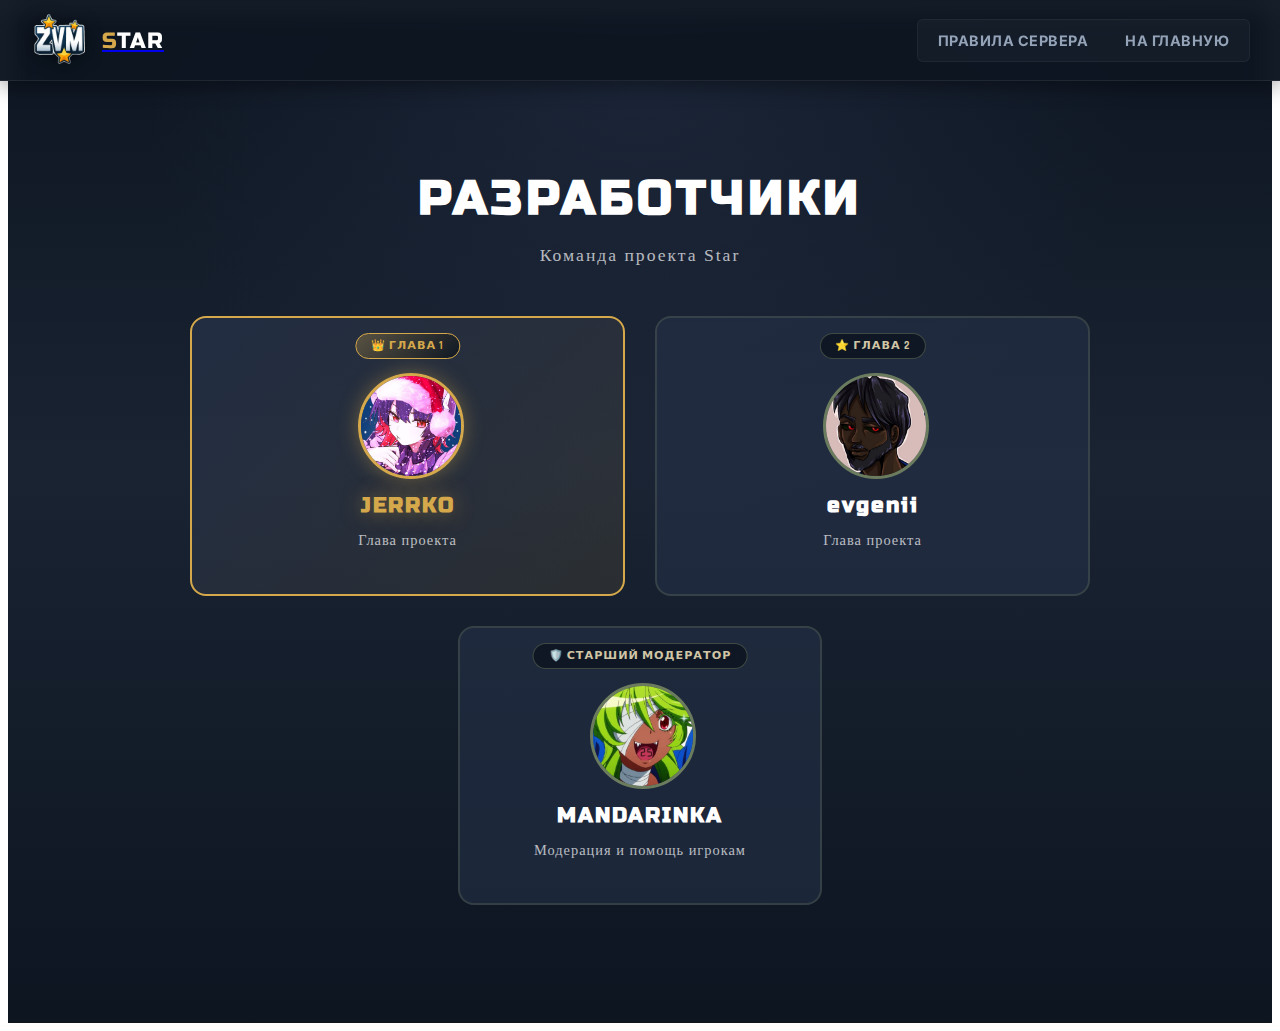
<file: developers.html>
<!DOCTYPE html>
<html lang="ru">
<head>
    <meta charset="UTF-8">
    <meta name="viewport" content="width=device-width, initial-scale=1.0">
    <meta name="description" content="Star — команда проекта (разработчики и администрация).">
    <meta name="theme-color" content="#1a2332">

    <title>Разработчики | Star</title>

    <link rel="icon" type="image/png" sizes="32x32" href="img/favicon-32x32.png">
    <link rel="icon" type="image/png" sizes="16x16" href="img/favicon-16x16.png">
    <link rel="icon" type="image/png" href="img/logo.png">
    <link rel="apple-touch-icon" sizes="180x180" href="img/apple-touch-icon.png">
    <link rel="shortcut icon" href="img/favicon.ico">

    <link rel="stylesheet" href="style.css">
</head>
<body class="developers-page">
    <header class="header">
        <a href="index.html" class="logo">
            <img src="img/logo.png" alt="Star Logo" class="logo-img">
            <span class="logo-text"><span>S</span>tar</span>
        </a>

        <nav class="top-nav">
            <a href="index.html#rules" class="top-nav-link">Правила сервера</a>
            <a href="index.html" class="top-nav-link">На главную</a>
        </nav>
    </header>

    <main>
        <section class="team-section">
            <div class="section-container">
                <div class="section-header">
                    <h1 class="section-title">Разработчики</h1>
                    <p class="section-subtitle">Команда проекта Star</p>
                </div>

                <div class="team-grid">
                    <div class="team-card team-card-leader">
                        <div class="team-card-badge">👑 ГЛАВА 1</div>
                        <div class="team-avatar">
                            <img src="img/team/jerrko.png" alt="JERRKO" class="team-avatar-img">
                            <div class="team-avatar-border"></div>
                        </div>
                        <h2 class="team-name">JERRKO</h2>
                        <p class="team-role">Глава проекта</p>
                    </div>

                    <div class="team-card">
                        <div class="team-card-badge">⭐ ГЛАВА 2</div>
                        <div class="team-avatar">
                            <img src="img/team/evgene.png" alt="evgenii" class="team-avatar-img">
                            <div class="team-avatar-border"></div>
                        </div>
                        <h2 class="team-name">evgenii</h2>
                        <p class="team-role">Глава проекта</p>
                    </div>

                    <div class="team-card">
                        <div class="team-card-badge">🛡️ СТАРШИЙ МОДЕРАТОР</div>
                        <div class="team-avatar">
                            <img src="img/team/mandarinka.png" alt="MANDARINKA" class="team-avatar-img">
                            <div class="team-avatar-border"></div>
                        </div>
                        <h2 class="team-name">MANDARINKA</h2>
                        <p class="team-role">Модерация и помощь игрокам</p>
                    </div>
                </div>
            </div>
        </section>
    </main>

    <script src="script.js"></script>
</body>
</html>
</file>
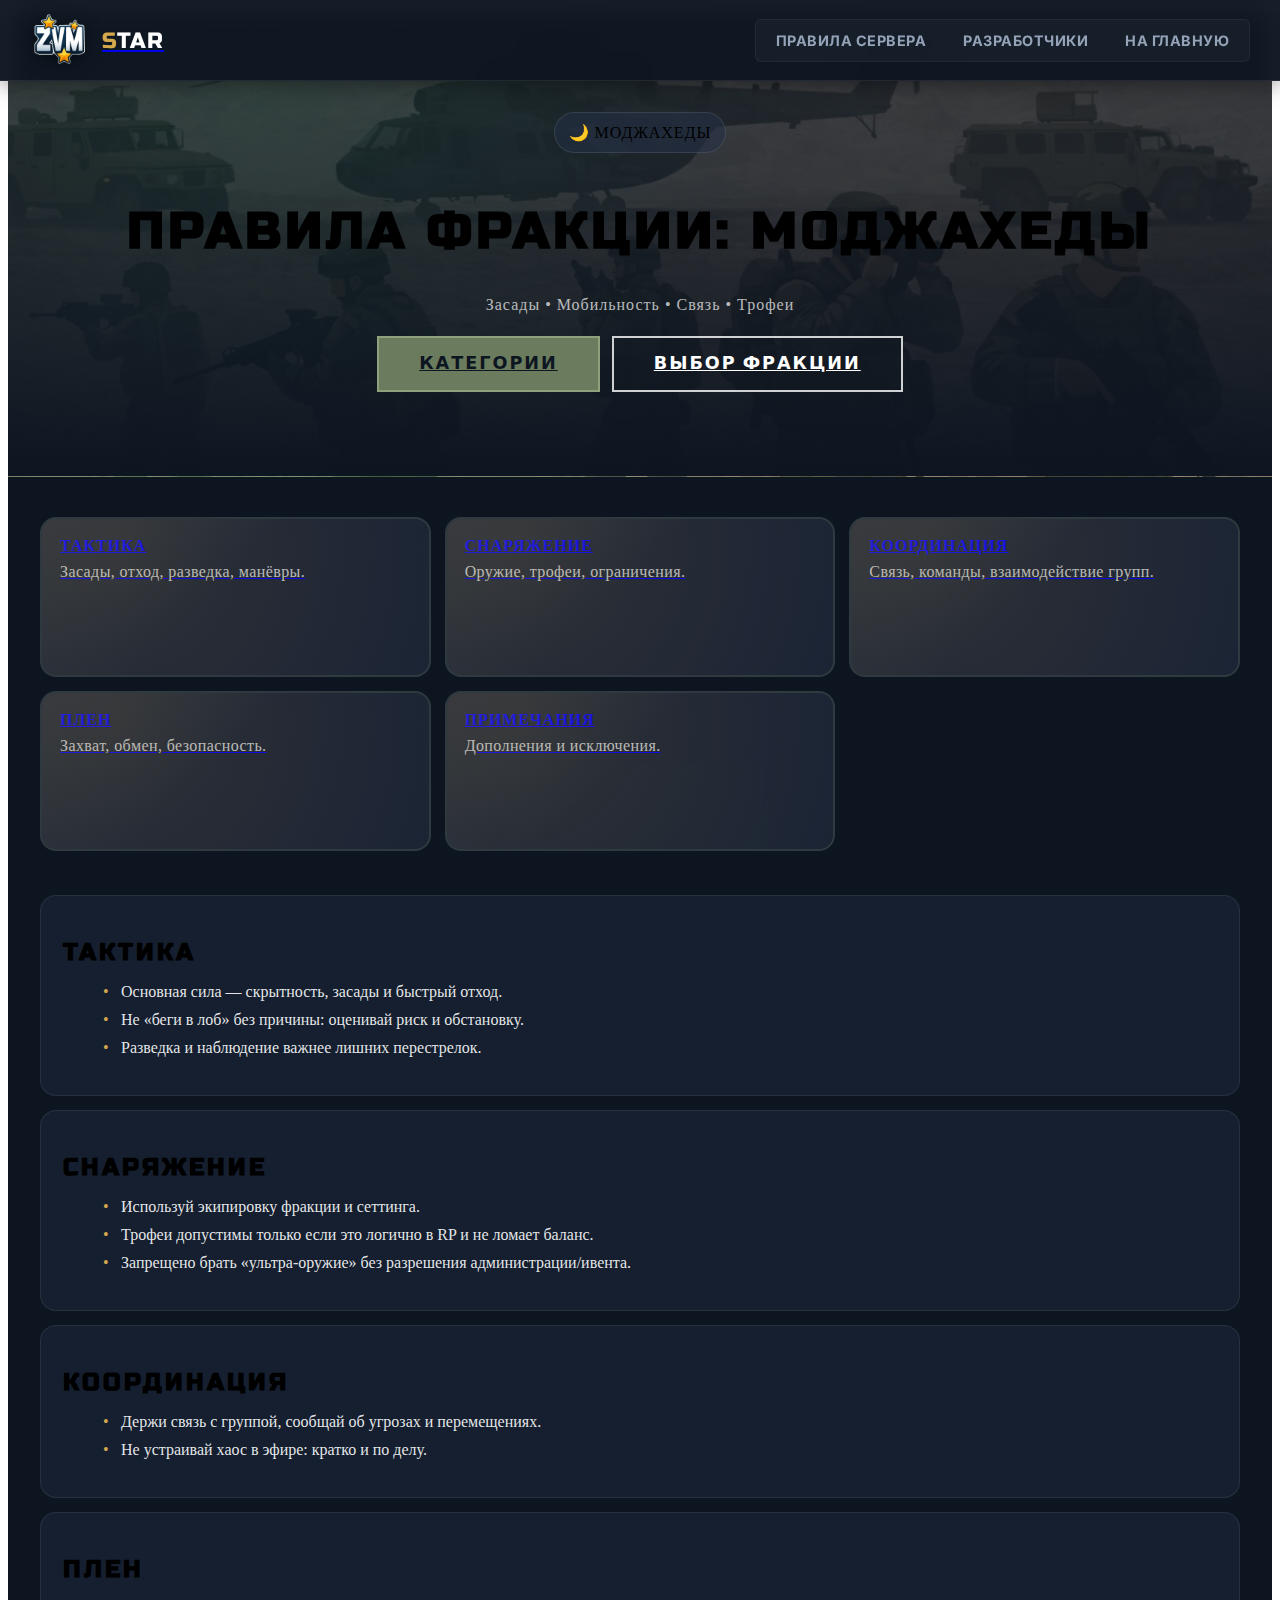
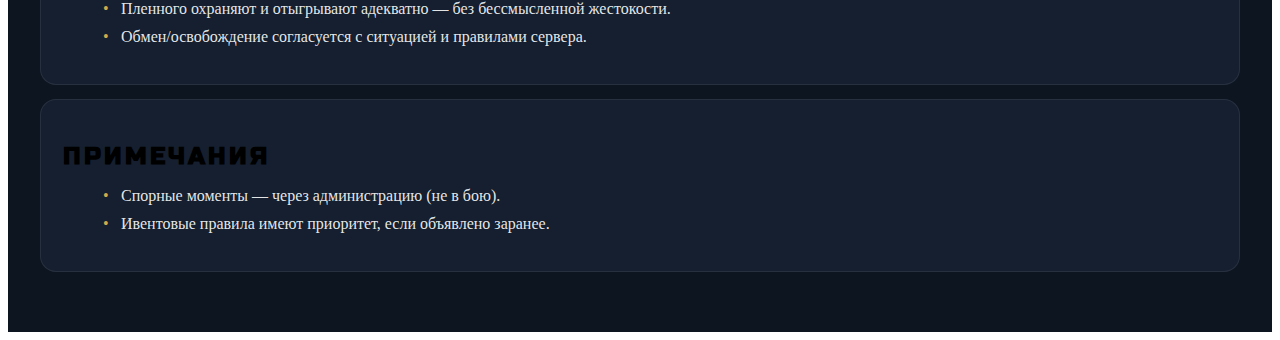
<file: mujahideen.html>
<!DOCTYPE html>
<html lang="ru">
<head>
	<meta charset="UTF-8">
	<meta name="viewport" content="width=device-width, initial-scale=1.0">
	<meta name="description" content="Star – Military RP: Моджахеды (тактика, снаряжение, правила фракции).">
	<meta name="theme-color" content="#1a2332">

	<title>Моджахеды — Правила фракции | Star</title>

	<link rel="icon" type="image/png" sizes="32x32" href="img/favicon-32x32.png">
	<link rel="icon" type="image/png" sizes="16x16" href="img/favicon-16x16.png">
	<link rel="icon" type="image/png" href="img/logo.png">
	<link rel="apple-touch-icon" sizes="180x180" href="img/apple-touch-icon.png">
	<link rel="shortcut icon" href="img/favicon.ico">

	<link rel="stylesheet" href="style.css">
</head>
<body>
	<header class="header">
		<a href="index.html" class="logo">
			<img src="img/logo.png" alt="Star Logo" class="logo-img">
			<span class="logo-text"><span>S</span>tar</span>
		</a>
		<nav class="top-nav">
			<a href="index.html#rules" class="top-nav-link">Правила сервера</a>
			<a href="developers.html" target="_blank" rel="noopener" class="top-nav-link">Разработчики</a>
			<a href="index.html" class="top-nav-link">На главную</a>
		</nav>
	</header>

	<main class="faction-page faction-page-muj">
		<section class="faction-hero">
			<div class="faction-hero-overlay"></div>
			<div class="faction-hero-content">
				<div class="faction-hero-badge">🌙 МОДЖАХЕДЫ</div>
				<h1 class="faction-hero-title">Правила фракции: Моджахеды</h1>
				<p class="faction-hero-subtitle">Засады • Мобильность • Связь • Трофеи</p>
				<div class="faction-hero-actions">
					<a class="btn btn-primary" href="#categories">Категории</a>
					<a class="btn btn-outline" href="index.html#home">Выбор фракции</a>
				</div>
			</div>
		</section>

		<section id="categories" class="faction-categories">
			<div class="section-container">
				<div class="faction-categories-grid">
					<a class="category-tile" href="#tactics">
						<div class="category-title">Тактика</div>
						<div class="category-desc">Засады, отход, разведка, манёвры.</div>
					</a>
					<a class="category-tile" href="#equipment">
						<div class="category-title">Снаряжение</div>
						<div class="category-desc">Оружие, трофеи, ограничения.</div>
					</a>
					<a class="category-tile" href="#coordination">
						<div class="category-title">Координация</div>
						<div class="category-desc">Связь, команды, взаимодействие групп.</div>
					</a>
					<a class="category-tile" href="#prisoners">
						<div class="category-title">Плен</div>
						<div class="category-desc">Захват, обмен, безопасность.</div>
					</a>
					<a class="category-tile" href="#notes">
						<div class="category-title">Примечания</div>
						<div class="category-desc">Дополнения и исключения.</div>
					</a>
				</div>
			</div>
		</section>

		<section class="faction-sections">
			<div class="section-container">
				<article id="tactics" class="faction-section">
					<h2 class="faction-section-title">Тактика</h2>
					<ul class="faction-list">
						<li>Основная сила — скрытность, засады и быстрый отход.</li>
						<li>Не «беги в лоб» без причины: оценивай риск и обстановку.</li>
						<li>Разведка и наблюдение важнее лишних перестрелок.</li>
					</ul>
				</article>

				<article id="equipment" class="faction-section">
					<h2 class="faction-section-title">Снаряжение</h2>
					<ul class="faction-list">
						<li>Используй экипировку фракции и сеттинга.</li>
						<li>Трофеи допустимы только если это логично в RP и не ломает баланс.</li>
						<li>Запрещено брать «ультра-оружие» без разрешения администрации/ивента.</li>
					</ul>
				</article>

				<article id="coordination" class="faction-section">
					<h2 class="faction-section-title">Координация</h2>
					<ul class="faction-list">
						<li>Держи связь с группой, сообщай об угрозах и перемещениях.</li>
						<li>Не устраивай хаос в эфире: кратко и по делу.</li>
					</ul>
				</article>

				<article id="prisoners" class="faction-section">
					<h2 class="faction-section-title">Плен</h2>
					<ul class="faction-list">
						<li>Пленного охраняют и отыгрывают адекватно — без бессмысленной жестокости.</li>
						<li>Обмен/освобождение согласуется с ситуацией и правилами сервера.</li>
					</ul>
				</article>

				<article id="notes" class="faction-section">
					<h2 class="faction-section-title">Примечания</h2>
					<ul class="faction-list">
						<li>Спорные моменты — через администрацию (не в бою).</li>
						<li>Ивентовые правила имеют приоритет, если объявлено заранее.</li>
					</ul>
				</article>
			</div>
		</section>
	</main>

	<script src="script.js"></script>
</body>
</html>
</file>
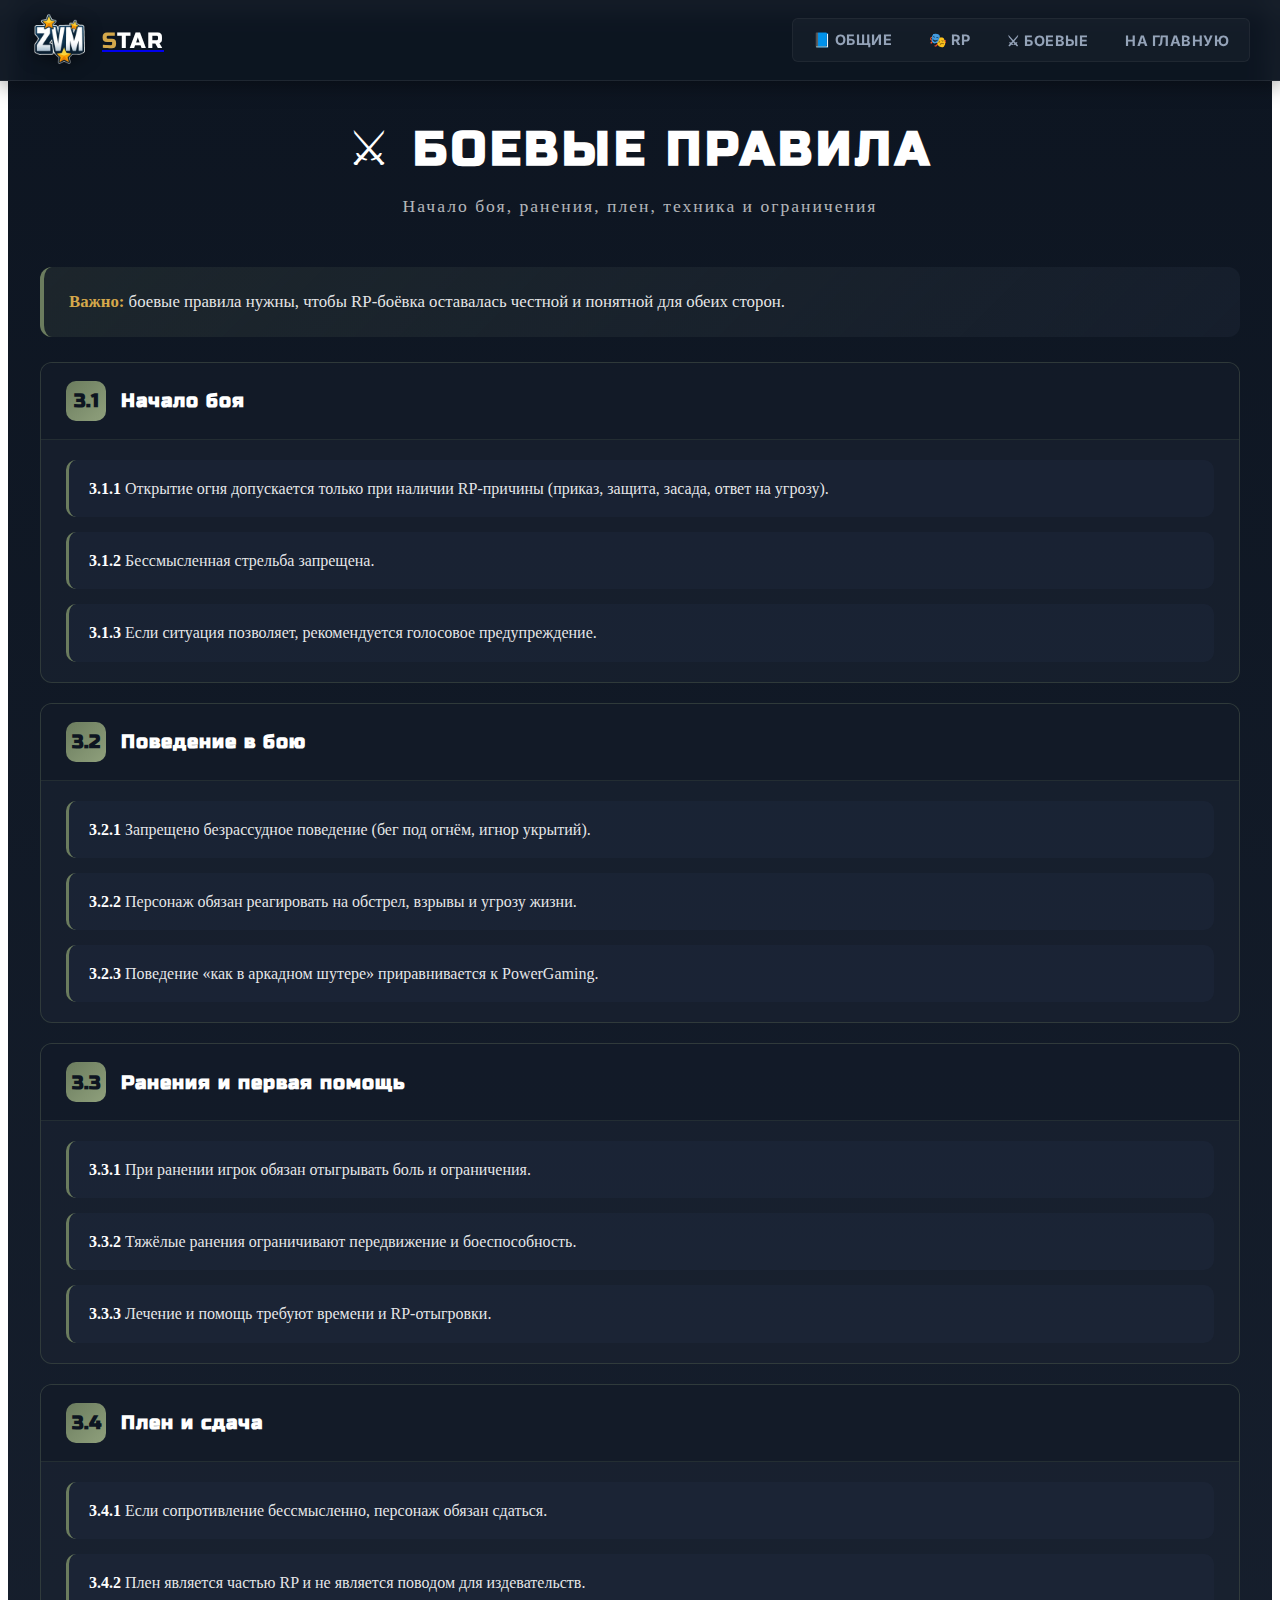
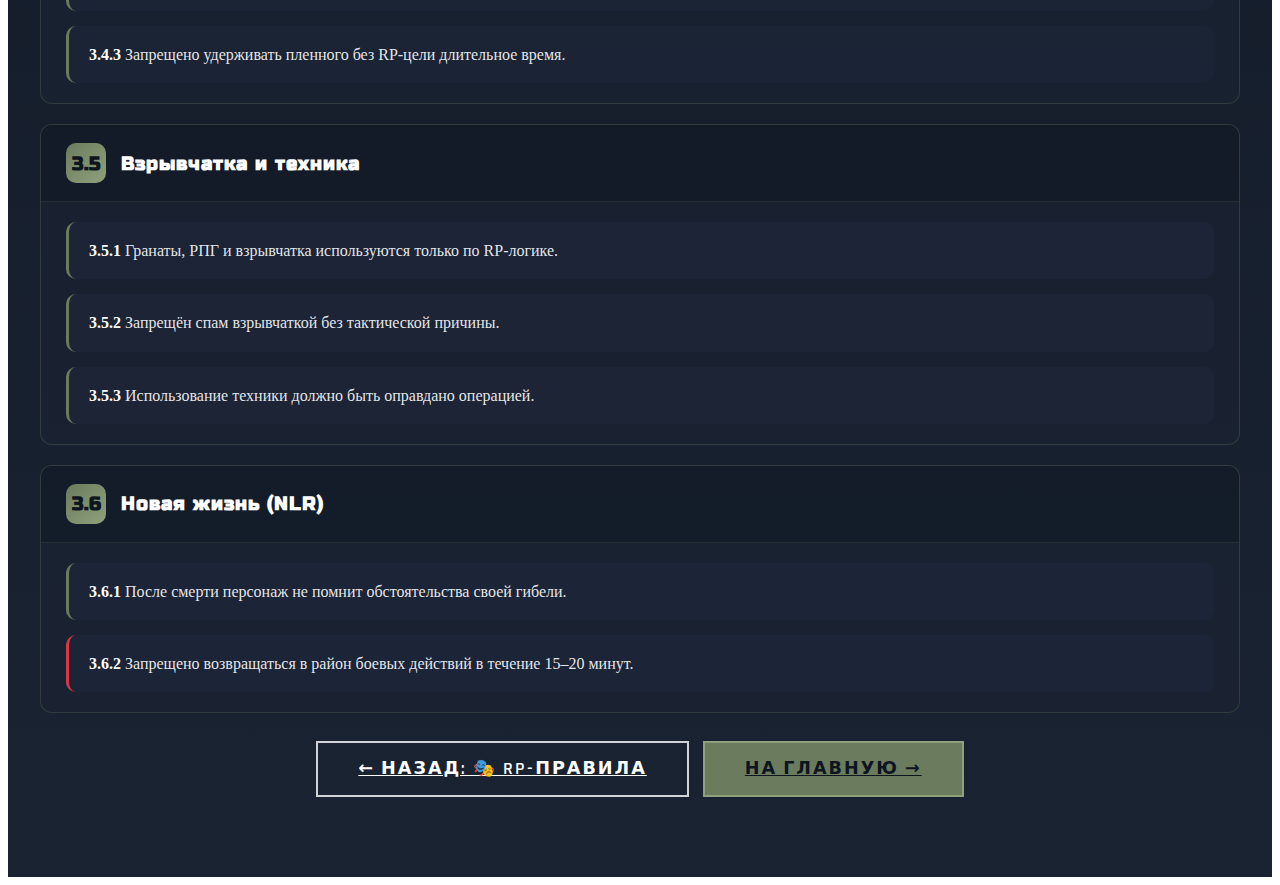
<file: rules-combat.html>
<!DOCTYPE html>
<html lang="ru">
<head>
    <meta charset="UTF-8">
    <meta name="viewport" content="width=device-width, initial-scale=1.0">
    <meta name="description" content="Star — Military RP: Afghanistan. Боевые правила сервера.">
    <meta name="theme-color" content="#1a2332">

    <title>Боевые правила | Star</title>

    <link rel="icon" type="image/png" sizes="32x32" href="img/favicon-32x32.png">
    <link rel="icon" type="image/png" sizes="16x16" href="img/favicon-16x16.png">
    <link rel="icon" type="image/png" href="img/logo.png">
    <link rel="apple-touch-icon" sizes="180x180" href="img/apple-touch-icon.png">
    <link rel="shortcut icon" href="img/favicon.ico">

    <link rel="stylesheet" href="style.css">
</head>
<body>
    <header class="header">
        <a href="index.html" class="logo">
            <img src="img/logo.png" alt="Star Logo" class="logo-img">
            <span class="logo-text"><span>S</span>tar</span>
        </a>

        <nav class="top-nav">
            <a href="rules-general.html" class="top-nav-link">📘 Общие</a>
            <a href="rules-rp.html" class="top-nav-link">🎭 RP</a>
            <a href="rules-combat.html" class="top-nav-link">⚔ Боевые</a>
            <a href="index.html" class="top-nav-link">На главную</a>
        </nav>
    </header>

    <main class="rules-section">
        <div class="section-container">
            <div class="section-header">
                <h1 class="section-title">⚔ Боевые правила</h1>
                <p class="section-subtitle">Начало боя, ранения, плен, техника и ограничения</p>
            </div>

            <div class="rules-intro-block">
                <p><strong>Важно:</strong> боевые правила нужны, чтобы RP-боёвка оставалась честной и понятной для обеих сторон.</p>
            </div>

            <!-- 3.1 Начало боя -->
            <div class="rule-block">
                <div class="rule-header">
                    <div class="rule-number">3.1</div>
                    <h2 class="rule-title">Начало боя</h2>
                </div>
                <div class="rule-items">
                    <div class="rule-item">
                        <div class="rule-text"><strong>3.1.1</strong> Открытие огня допускается только при наличии RP-причины (приказ, защита, засада, ответ на угрозу).</div>
                    </div>
                    <div class="rule-item">
                        <div class="rule-text"><strong>3.1.2</strong> Бессмысленная стрельба запрещена.</div>
                    </div>
                    <div class="rule-item">
                        <div class="rule-text"><strong>3.1.3</strong> Если ситуация позволяет, рекомендуется голосовое предупреждение.</div>
                    </div>
                </div>
            </div>

            <!-- 3.2 Поведение в бою -->
            <div class="rule-block">
                <div class="rule-header">
                    <div class="rule-number">3.2</div>
                    <h2 class="rule-title">Поведение в бою</h2>
                </div>
                <div class="rule-items">
                    <div class="rule-item">
                        <div class="rule-text"><strong>3.2.1</strong> Запрещено безрассудное поведение (бег под огнём, игнор укрытий).</div>
                    </div>
                    <div class="rule-item">
                        <div class="rule-text"><strong>3.2.2</strong> Персонаж обязан реагировать на обстрел, взрывы и угрозу жизни.</div>
                    </div>
                    <div class="rule-item">
                        <div class="rule-text"><strong>3.2.3</strong> Поведение «как в аркадном шутере» приравнивается к PowerGaming.</div>
                    </div>
                </div>
            </div>

            <!-- 3.3 Ранения и первая помощь -->
            <div class="rule-block">
                <div class="rule-header">
                    <div class="rule-number">3.3</div>
                    <h2 class="rule-title">Ранения и первая помощь</h2>
                </div>
                <div class="rule-items">
                    <div class="rule-item">
                        <div class="rule-text"><strong>3.3.1</strong> При ранении игрок обязан отыгрывать боль и ограничения.</div>
                    </div>
                    <div class="rule-item">
                        <div class="rule-text"><strong>3.3.2</strong> Тяжёлые ранения ограничивают передвижение и боеспособность.</div>
                    </div>
                    <div class="rule-item">
                        <div class="rule-text"><strong>3.3.3</strong> Лечение и помощь требуют времени и RP-отыгровки.</div>
                    </div>
                </div>
            </div>

            <!-- 3.4 Плен и сдача -->
            <div class="rule-block">
                <div class="rule-header">
                    <div class="rule-number">3.4</div>
                    <h2 class="rule-title">Плен и сдача</h2>
                </div>
                <div class="rule-items">
                    <div class="rule-item">
                        <div class="rule-text"><strong>3.4.1</strong> Если сопротивление бессмысленно, персонаж обязан сдаться.</div>
                    </div>
                    <div class="rule-item">
                        <div class="rule-text"><strong>3.4.2</strong> Плен является частью RP и не является поводом для издевательств.</div>
                    </div>
                    <div class="rule-item">
                        <div class="rule-text"><strong>3.4.3</strong> Запрещено удерживать пленного без RP-цели длительное время.</div>
                    </div>
                </div>
            </div>

            <!-- 3.5 Взрывчатка и техника -->
            <div class="rule-block">
                <div class="rule-header">
                    <div class="rule-number">3.5</div>
                    <h2 class="rule-title">Взрывчатка и техника</h2>
                </div>
                <div class="rule-items">
                    <div class="rule-item">
                        <div class="rule-text"><strong>3.5.1</strong> Гранаты, РПГ и взрывчатка используются только по RP-логике.</div>
                    </div>
                    <div class="rule-item">
                        <div class="rule-text"><strong>3.5.2</strong> Запрещён спам взрывчаткой без тактической причины.</div>
                    </div>
                    <div class="rule-item">
                        <div class="rule-text"><strong>3.5.3</strong> Использование техники должно быть оправдано операцией.</div>
                    </div>
                </div>
            </div>

            <!-- 3.6 Новая жизнь (NLR) -->
            <div class="rule-block">
                <div class="rule-header">
                    <div class="rule-number">3.6</div>
                    <h2 class="rule-title">Новая жизнь (NLR)</h2>
                </div>
                <div class="rule-items">
                    <div class="rule-item">
                        <div class="rule-text"><strong>3.6.1</strong> После смерти персонаж не помнит обстоятельства своей гибели.</div>
                    </div>
                    <div class="rule-item rule-item-danger">
                        <div class="rule-text"><strong>3.6.2</strong> Запрещено возвращаться в район боевых действий в течение 15–20 минут.</div>
                    </div>
                </div>
            </div>

            <div style="margin-top: 28px; display: flex; gap: 14px; flex-wrap: wrap; justify-content: center;">
                <a href="rules-rp.html" class="btn btn-outline">← Назад: 🎭 RP-правила</a>
                <a href="index.html#rules" class="btn btn-primary">На главную →</a>
            </div>
        </div>
    </main>

    <script src="script.js"></script>
</body>
</html>
</file>
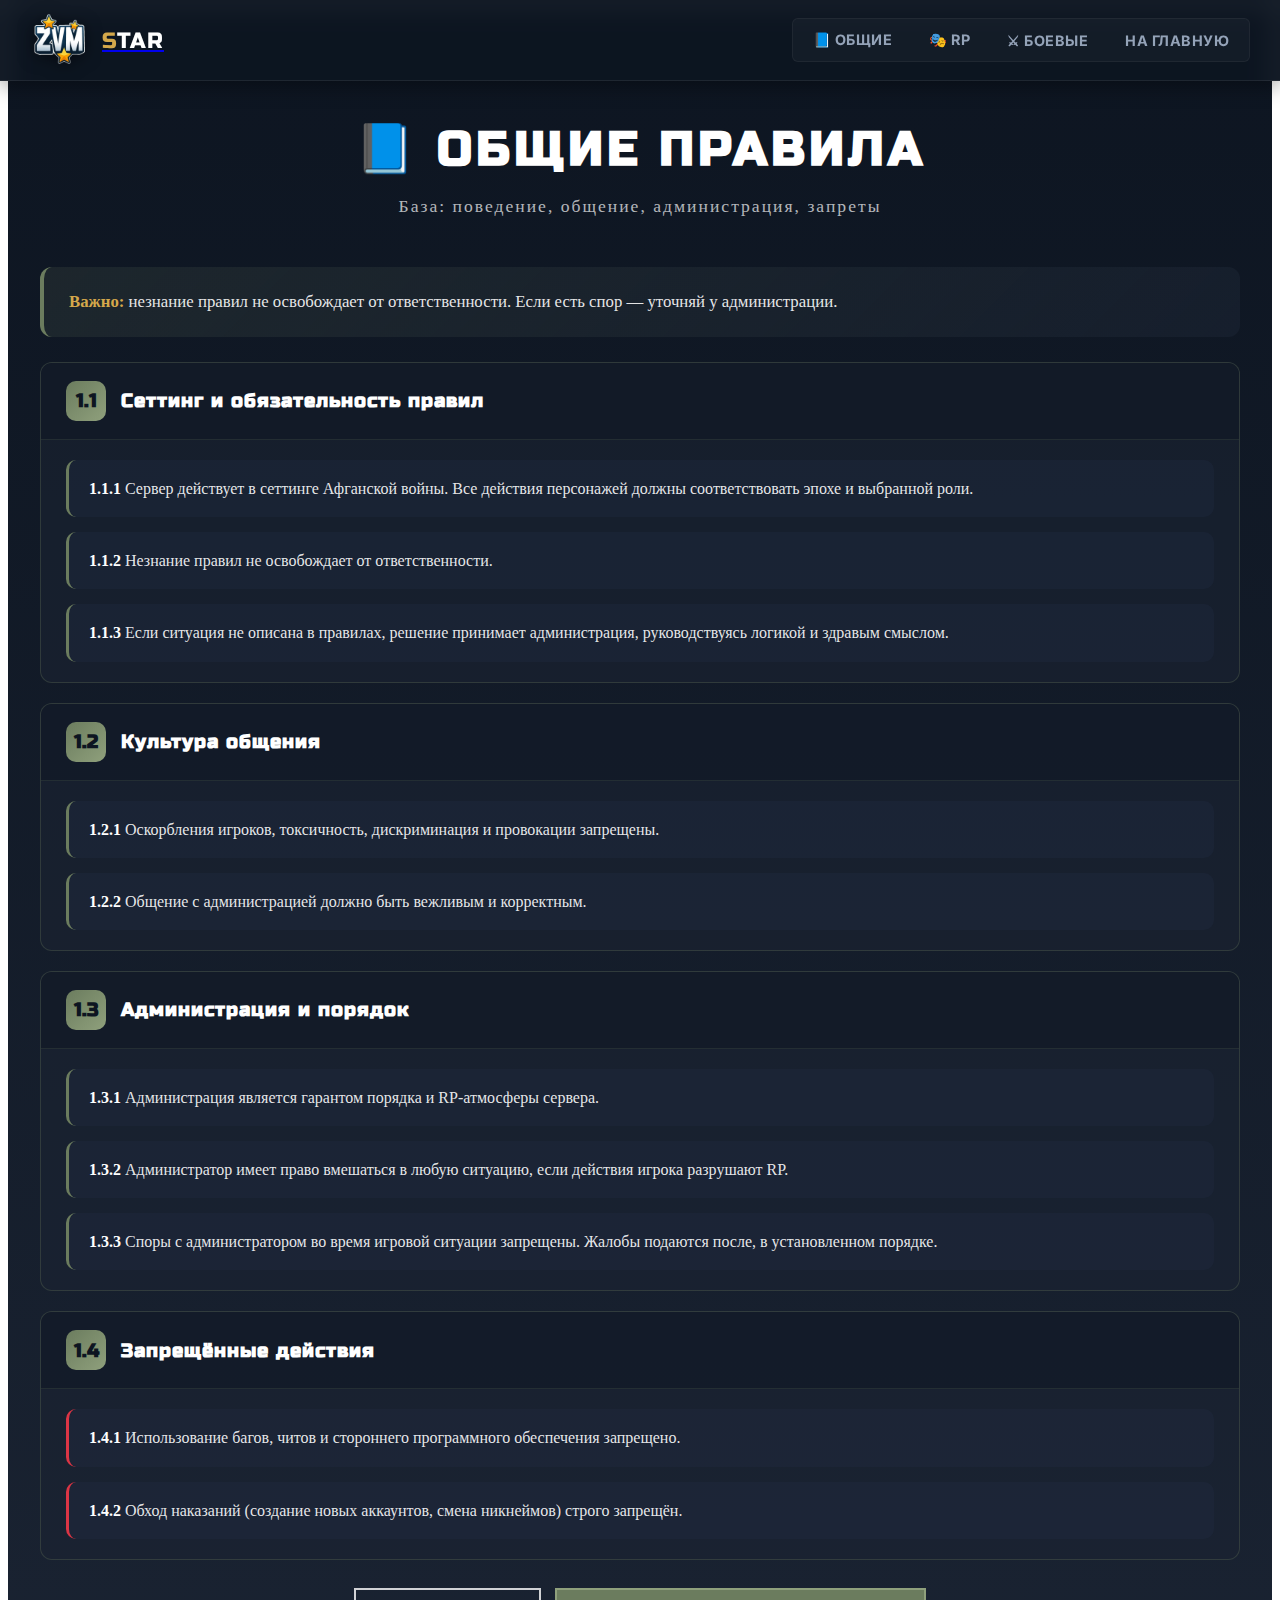
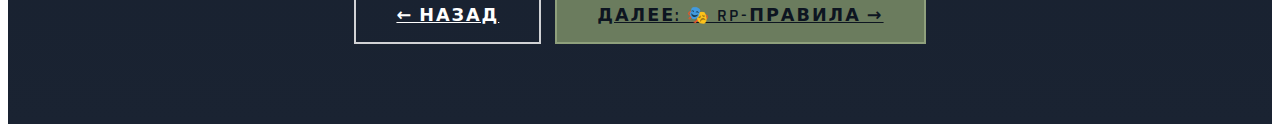
<file: rules-general.html>
<!DOCTYPE html>
<html lang="ru">
<head>
    <meta charset="UTF-8">
    <meta name="viewport" content="width=device-width, initial-scale=1.0">
    <meta name="description" content="Star — Military RP: Afghanistan. Общие правила сервера.">
    <meta name="theme-color" content="#1a2332">

    <title>Общие правила | Star</title>

    <link rel="icon" type="image/png" sizes="32x32" href="img/favicon-32x32.png">
    <link rel="icon" type="image/png" sizes="16x16" href="img/favicon-16x16.png">
    <link rel="icon" type="image/png" href="img/logo.png">
    <link rel="apple-touch-icon" sizes="180x180" href="img/apple-touch-icon.png">
    <link rel="shortcut icon" href="img/favicon.ico">

    <link rel="stylesheet" href="style.css">
</head>
<body>
    <header class="header">
        <a href="index.html" class="logo">
            <img src="img/logo.png" alt="Star Logo" class="logo-img">
            <span class="logo-text"><span>S</span>tar</span>
        </a>

        <nav class="top-nav">
            <a href="rules-general.html" class="top-nav-link">📘 Общие</a>
            <a href="rules-rp.html" class="top-nav-link">🎭 RP</a>
            <a href="rules-combat.html" class="top-nav-link">⚔ Боевые</a>
            <a href="index.html" class="top-nav-link">На главную</a>
        </nav>
    </header>

    <main class="rules-section">
        <div class="section-container">
            <div class="section-header">
                <h1 class="section-title">📘 Общие правила</h1>
                <p class="section-subtitle">База: поведение, общение, администрация, запреты</p>
            </div>

            <div class="rules-intro-block">
                <p><strong>Важно:</strong> незнание правил не освобождает от ответственности. Если есть спор — уточняй у администрации.</p>
            </div>

            <!-- 1.1 Сеттинг -->
            <div class="rule-block">
                <div class="rule-header">
                    <div class="rule-number">1.1</div>
                    <h2 class="rule-title">Сеттинг и обязательность правил</h2>
                </div>
                <div class="rule-items">
                    <div class="rule-item">
                        <div class="rule-text"><strong>1.1.1</strong> Сервер действует в сеттинге Афганской войны. Все действия персонажей должны соответствовать эпохе и выбранной роли.</div>
                    </div>
                    <div class="rule-item">
                        <div class="rule-text"><strong>1.1.2</strong> Незнание правил не освобождает от ответственности.</div>
                    </div>
                    <div class="rule-item">
                        <div class="rule-text"><strong>1.1.3</strong> Если ситуация не описана в правилах, решение принимает администрация, руководствуясь логикой и здравым смыслом.</div>
                    </div>
                </div>
            </div>

            <!-- 1.2 Культура общения -->
            <div class="rule-block">
                <div class="rule-header">
                    <div class="rule-number">1.2</div>
                    <h2 class="rule-title">Культура общения</h2>
                </div>
                <div class="rule-items">
                    <div class="rule-item">
                        <div class="rule-text"><strong>1.2.1</strong> Оскорбления игроков, токсичность, дискриминация и провокации запрещены.</div>
                    </div>
                    <div class="rule-item">
                        <div class="rule-text"><strong>1.2.2</strong> Общение с администрацией должно быть вежливым и корректным.</div>
                    </div>
                </div>
            </div>

            <!-- 1.3 Администрация и порядок -->
            <div class="rule-block">
                <div class="rule-header">
                    <div class="rule-number">1.3</div>
                    <h2 class="rule-title">Администрация и порядок</h2>
                </div>
                <div class="rule-items">
                    <div class="rule-item">
                        <div class="rule-text"><strong>1.3.1</strong> Администрация является гарантом порядка и RP-атмосферы сервера.</div>
                    </div>
                    <div class="rule-item">
                        <div class="rule-text"><strong>1.3.2</strong> Администратор имеет право вмешаться в любую ситуацию, если действия игрока разрушают RP.</div>
                    </div>
                    <div class="rule-item">
                        <div class="rule-text"><strong>1.3.3</strong> Споры с администратором во время игровой ситуации запрещены. Жалобы подаются после, в установленном порядке.</div>
                    </div>
                </div>
            </div>

            <!-- 1.4 Запрещённые действия -->
            <div class="rule-block">
                <div class="rule-header">
                    <div class="rule-number">1.4</div>
                    <h2 class="rule-title">Запрещённые действия</h2>
                </div>
                <div class="rule-items">
                    <div class="rule-item rule-item-danger">
                        <div class="rule-text"><strong>1.4.1</strong> Использование багов, читов и стороннего программного обеспечения запрещено.</div>
                    </div>
                    <div class="rule-item rule-item-danger">
                        <div class="rule-text"><strong>1.4.2</strong> Обход наказаний (создание новых аккаунтов, смена никнеймов) строго запрещён.</div>
                    </div>
                </div>
            </div>

            <div style="margin-top: 28px; display: flex; gap: 14px; flex-wrap: wrap; justify-content: center;">
                <a href="index.html#rules" class="btn btn-outline">← Назад</a>
                <a href="rules-rp.html" class="btn btn-primary">Далее: 🎭 RP-правила →</a>
            </div>
        </div>
    </main>

    <script src="script.js"></script>
</body>
</html>
</file>
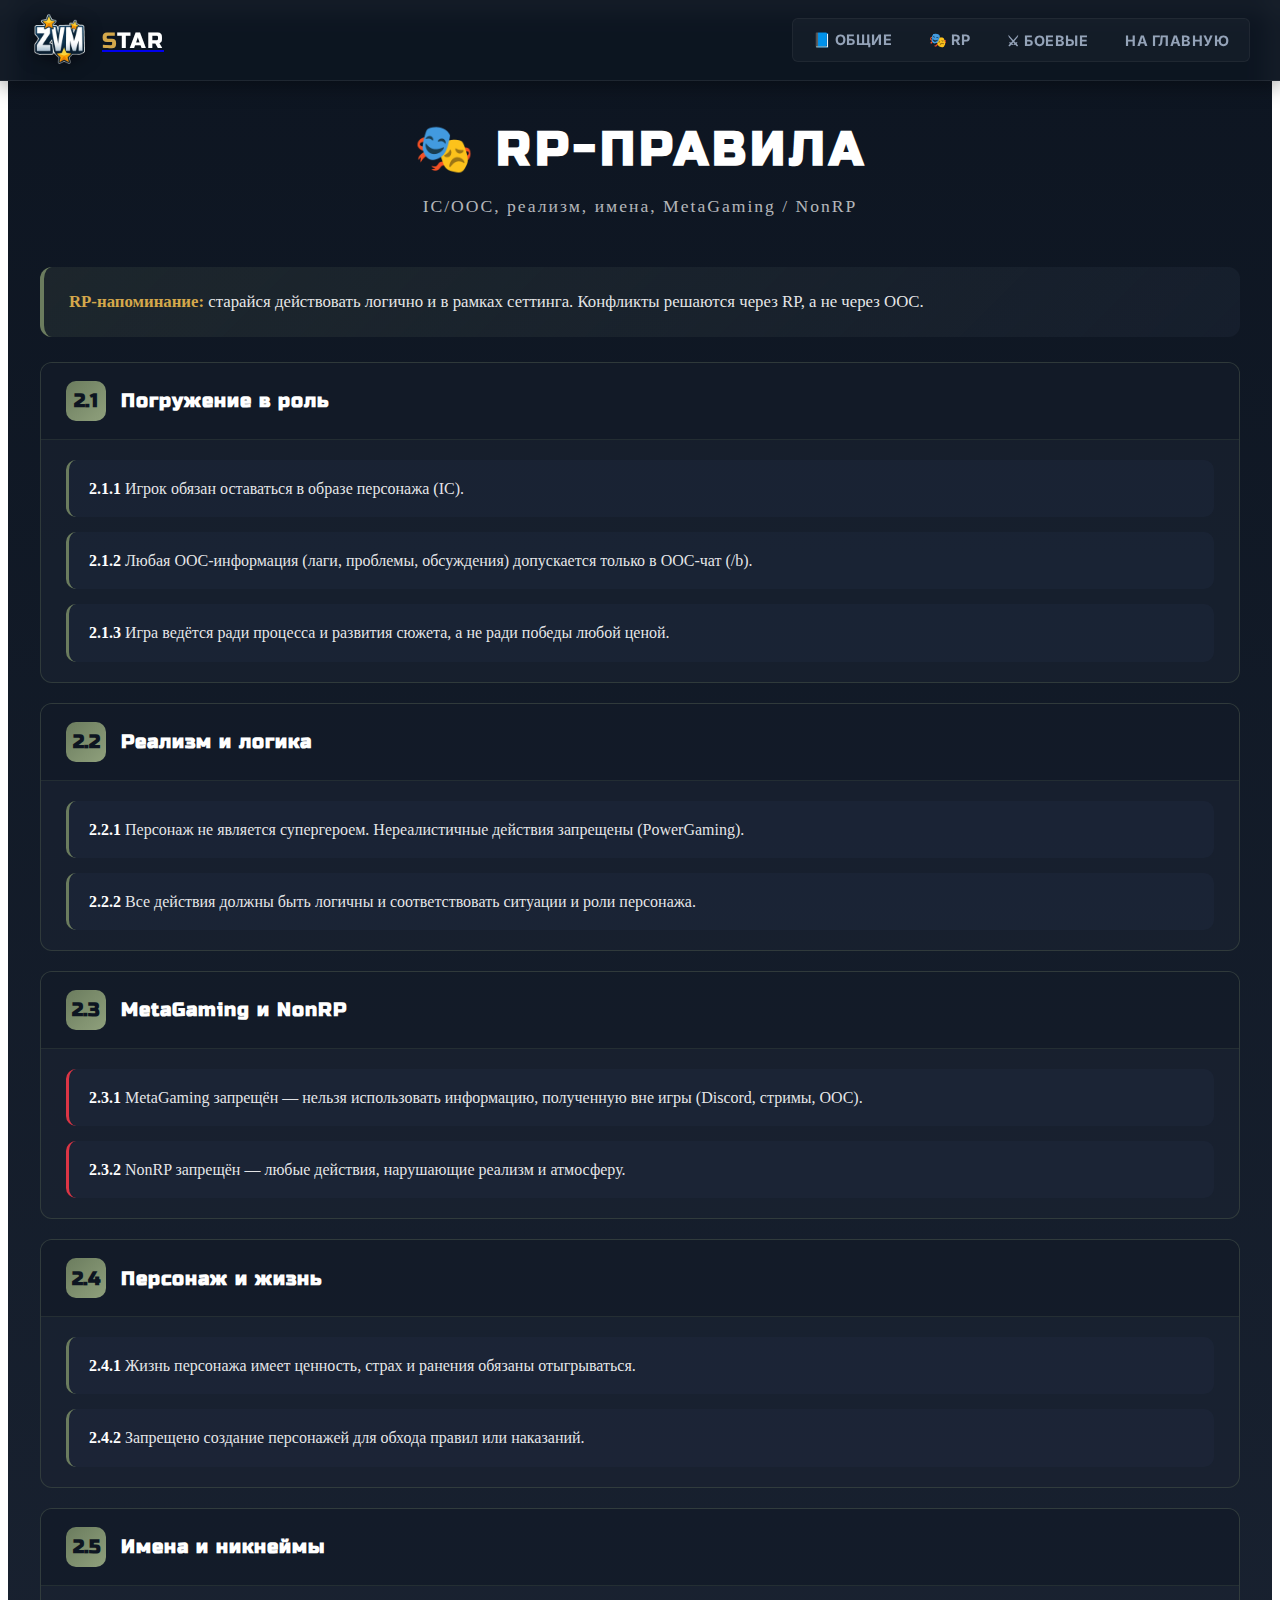
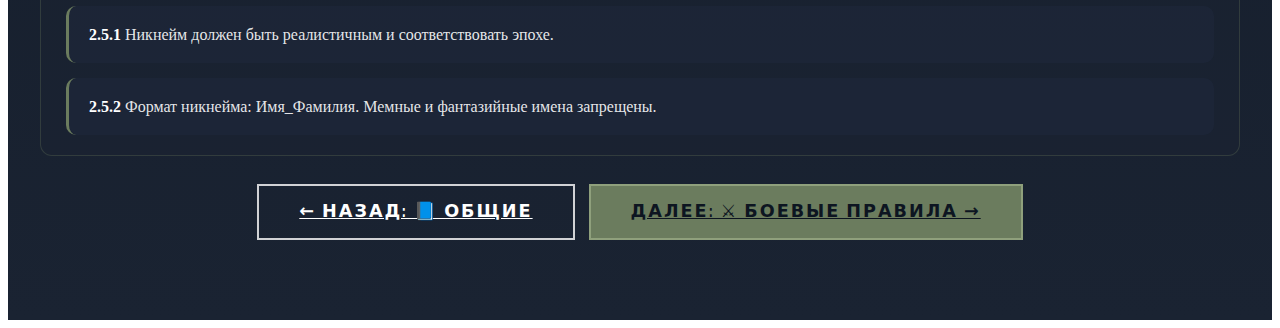
<file: rules-rp.html>
<!DOCTYPE html>
<html lang="ru">
<head>
    <meta charset="UTF-8">
    <meta name="viewport" content="width=device-width, initial-scale=1.0">
    <meta name="description" content="Star — Military RP: Afghanistan. RP-правила сервера.">
    <meta name="theme-color" content="#1a2332">

    <title>RP-правила | Star</title>

    <link rel="icon" type="image/png" sizes="32x32" href="img/favicon-32x32.png">
    <link rel="icon" type="image/png" sizes="16x16" href="img/favicon-16x16.png">
    <link rel="icon" type="image/png" href="img/logo.png">
    <link rel="apple-touch-icon" sizes="180x180" href="img/apple-touch-icon.png">
    <link rel="shortcut icon" href="img/favicon.ico">

    <link rel="stylesheet" href="style.css">
</head>
<body>
    <header class="header">
        <a href="index.html" class="logo">
            <img src="img/logo.png" alt="Star Logo" class="logo-img">
            <span class="logo-text"><span>S</span>tar</span>
        </a>

        <nav class="top-nav">
            <a href="rules-general.html" class="top-nav-link">📘 Общие</a>
            <a href="rules-rp.html" class="top-nav-link">🎭 RP</a>
            <a href="rules-combat.html" class="top-nav-link">⚔ Боевые</a>
            <a href="index.html" class="top-nav-link">На главную</a>
        </nav>
    </header>

    <main class="rules-section">
        <div class="section-container">
            <div class="section-header">
                <h1 class="section-title">🎭 RP-правила</h1>
                <p class="section-subtitle">IC/OOC, реализм, имена, MetaGaming / NonRP</p>
            </div>

            <div class="rules-intro-block">
                <p><strong>RP-напоминание:</strong> старайся действовать логично и в рамках сеттинга. Конфликты решаются через RP, а не через OOC.</p>
            </div>

            <!-- 2.1 Погружение в роль -->
            <div class="rule-block">
                <div class="rule-header">
                    <div class="rule-number">2.1</div>
                    <h2 class="rule-title">Погружение в роль</h2>
                </div>
                <div class="rule-items">
                    <div class="rule-item">
                        <div class="rule-text"><strong>2.1.1</strong> Игрок обязан оставаться в образе персонажа (IC).</div>
                    </div>
                    <div class="rule-item">
                        <div class="rule-text"><strong>2.1.2</strong> Любая OOC-информация (лаги, проблемы, обсуждения) допускается только в OOC-чат (/b).</div>
                    </div>
                    <div class="rule-item">
                        <div class="rule-text"><strong>2.1.3</strong> Игра ведётся ради процесса и развития сюжета, а не ради победы любой ценой.</div>
                    </div>
                </div>
            </div>

            <!-- 2.2 Реализм и логика -->
            <div class="rule-block">
                <div class="rule-header">
                    <div class="rule-number">2.2</div>
                    <h2 class="rule-title">Реализм и логика</h2>
                </div>
                <div class="rule-items">
                    <div class="rule-item">
                        <div class="rule-text"><strong>2.2.1</strong> Персонаж не является супергероем. Нереалистичные действия запрещены (PowerGaming).</div>
                    </div>
                    <div class="rule-item">
                        <div class="rule-text"><strong>2.2.2</strong> Все действия должны быть логичны и соответствовать ситуации и роли персонажа.</div>
                    </div>
                </div>
            </div>

            <!-- 2.3 MetaGaming и NonRP -->
            <div class="rule-block">
                <div class="rule-header">
                    <div class="rule-number">2.3</div>
                    <h2 class="rule-title">MetaGaming и NonRP</h2>
                </div>
                <div class="rule-items">
                    <div class="rule-item rule-item-danger">
                        <div class="rule-text"><strong>2.3.1</strong> MetaGaming запрещён — нельзя использовать информацию, полученную вне игры (Discord, стримы, OOC).</div>
                    </div>
                    <div class="rule-item rule-item-danger">
                        <div class="rule-text"><strong>2.3.2</strong> NonRP запрещён — любые действия, нарушающие реализм и атмосферу.</div>
                    </div>
                </div>
            </div>

            <!-- 2.4 Персонаж и жизнь -->
            <div class="rule-block">
                <div class="rule-header">
                    <div class="rule-number">2.4</div>
                    <h2 class="rule-title">Персонаж и жизнь</h2>
                </div>
                <div class="rule-items">
                    <div class="rule-item">
                        <div class="rule-text"><strong>2.4.1</strong> Жизнь персонажа имеет ценность, страх и ранения обязаны отыгрываться.</div>
                    </div>
                    <div class="rule-item">
                        <div class="rule-text"><strong>2.4.2</strong> Запрещено создание персонажей для обхода правил или наказаний.</div>
                    </div>
                </div>
            </div>

            <!-- 2.5 Имена и никнеймы -->
            <div class="rule-block">
                <div class="rule-header">
                    <div class="rule-number">2.5</div>
                    <h2 class="rule-title">Имена и никнеймы</h2>
                </div>
                <div class="rule-items">
                    <div class="rule-item">
                        <div class="rule-text"><strong>2.5.1</strong> Никнейм должен быть реалистичным и соответствовать эпохе.</div>
                    </div>
                    <div class="rule-item">
                        <div class="rule-text"><strong>2.5.2</strong> Формат никнейма: Имя_Фамилия. Мемные и фантазийные имена запрещены.</div>
                    </div>
                </div>
            </div>

            <div style="margin-top: 28px; display: flex; gap: 14px; flex-wrap: wrap; justify-content: center;">
                <a href="rules-general.html" class="btn btn-outline">← Назад: 📘 Общие</a>
                <a href="rules-combat.html" class="btn btn-primary">Далее: ⚔ Боевые правила →</a>
            </div>
        </div>
    </main>

    <script src="script.js"></script>
</body>
</html>
</file>
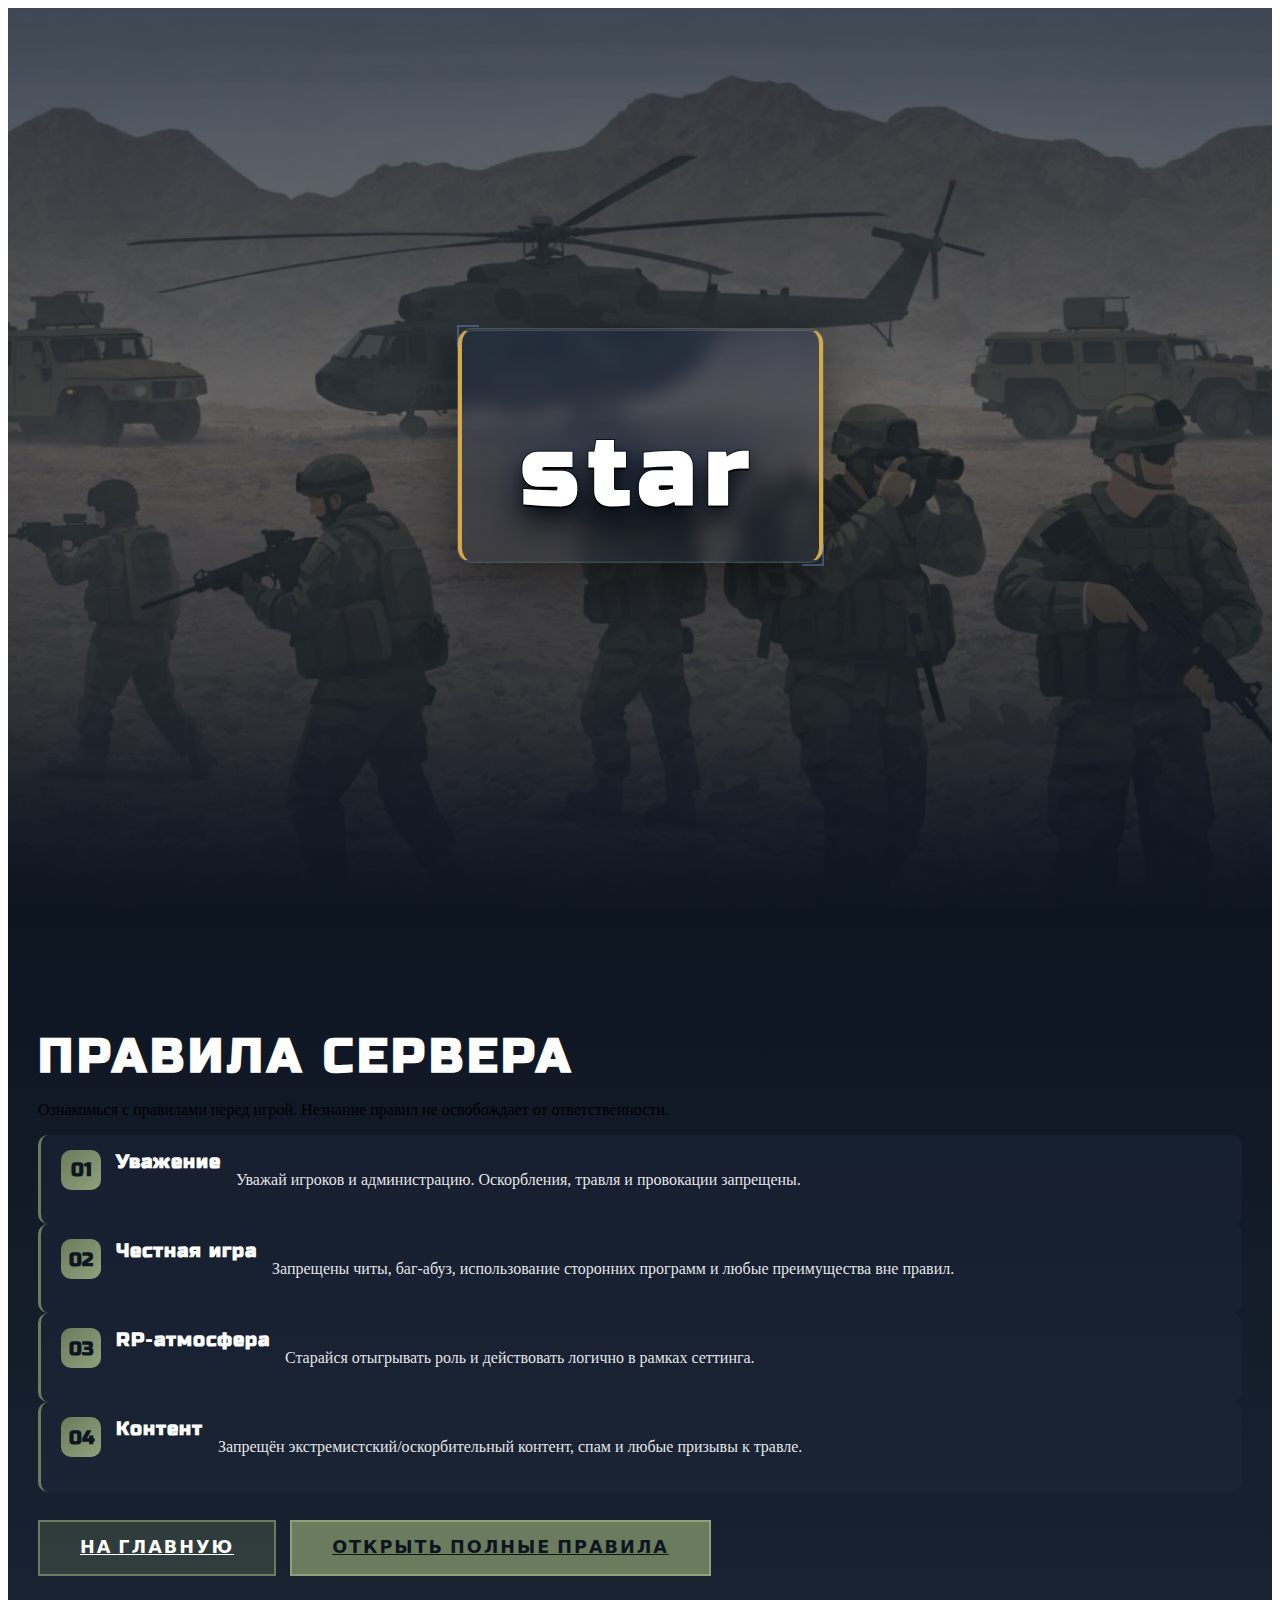
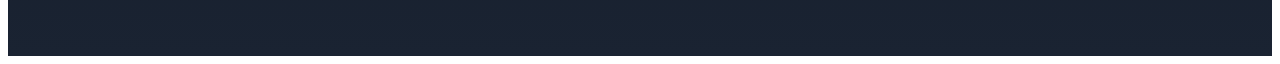
<file: rules.html>
<!DOCTYPE html>
<html lang="ru">
<head>
    <meta charset="UTF-8">
    <meta name="viewport" content="width=device-width, initial-scale=1.0">
    <meta name="description" content="Правила сервера Star — Military RP: Afghanistan.">
    <meta name="robots" content="noindex, nofollow">
    <meta name="theme-color" content="#1a2332">
    
    <title>Правила использования | Star</title>
    
    <link rel="icon" type="image/png" sizes="32x32" href="img/favicon-32x32.png">
    <link rel="icon" type="image/png" sizes="16x16" href="img/favicon-16x16.png">
    <link rel="icon" type="image/png" href="img/logo.png">
    <link rel="apple-touch-icon" sizes="180x180" href="img/apple-touch-icon.png">
    <link rel="shortcut icon" href="img/favicon.ico">
    
    <link rel="stylesheet" href="style.css">
</head>
<body>
    <!-- Hero (как на главной, но текст STAR) -->
    <section class="hero">
        <div class="hero-bg"></div>
        <div class="hero-overlay"></div>

        <div class="hero-content">
            <div class="hero-title-box">
                <h1 class="hero-title">star</h1>
            </div>
        </div>
    </section>

    <main class="rules-section" id="rules">
        <div class="container">
            <h2 class="section-title">Правила сервера</h2>
            <p class="section-description">Ознакомься с правилами перед игрой. Незнание правил не освобождает от ответственности.</p>

            <div class="rules-grid">
                <div class="rule-item">
                    <div class="rule-number">01</div>
                    <h3 class="rule-title">Уважение</h3>
                    <p class="rule-text">Уважай игроков и администрацию. Оскорбления, травля и провокации запрещены.</p>
                </div>

                <div class="rule-item">
                    <div class="rule-number">02</div>
                    <h3 class="rule-title">Честная игра</h3>
                    <p class="rule-text">Запрещены читы, баг-абуз, использование сторонних программ и любые преимущества вне правил.</p>
                </div>

                <div class="rule-item">
                    <div class="rule-number">03</div>
                    <h3 class="rule-title">RP‑атмосфера</h3>
                    <p class="rule-text">Старайся отыгрывать роль и действовать логично в рамках сеттинга.</p>
                </div>

                <div class="rule-item">
                    <div class="rule-number">04</div>
                    <h3 class="rule-title">Контент</h3>
                    <p class="rule-text">Запрещён экстремистский/оскорбительный контент, спам и любые призывы к травле.</p>
                </div>
            </div>

            <div style="margin-top: 28px; display: flex; gap: 14px; flex-wrap: wrap;">
                <a href="index.html" class="btn btn-secondary">На главную</a>
                <a href="index.html#rules" class="btn btn-primary">Открыть полные правила</a>
            </div>
        </div>
    </main>
</body>
</html>
</file>
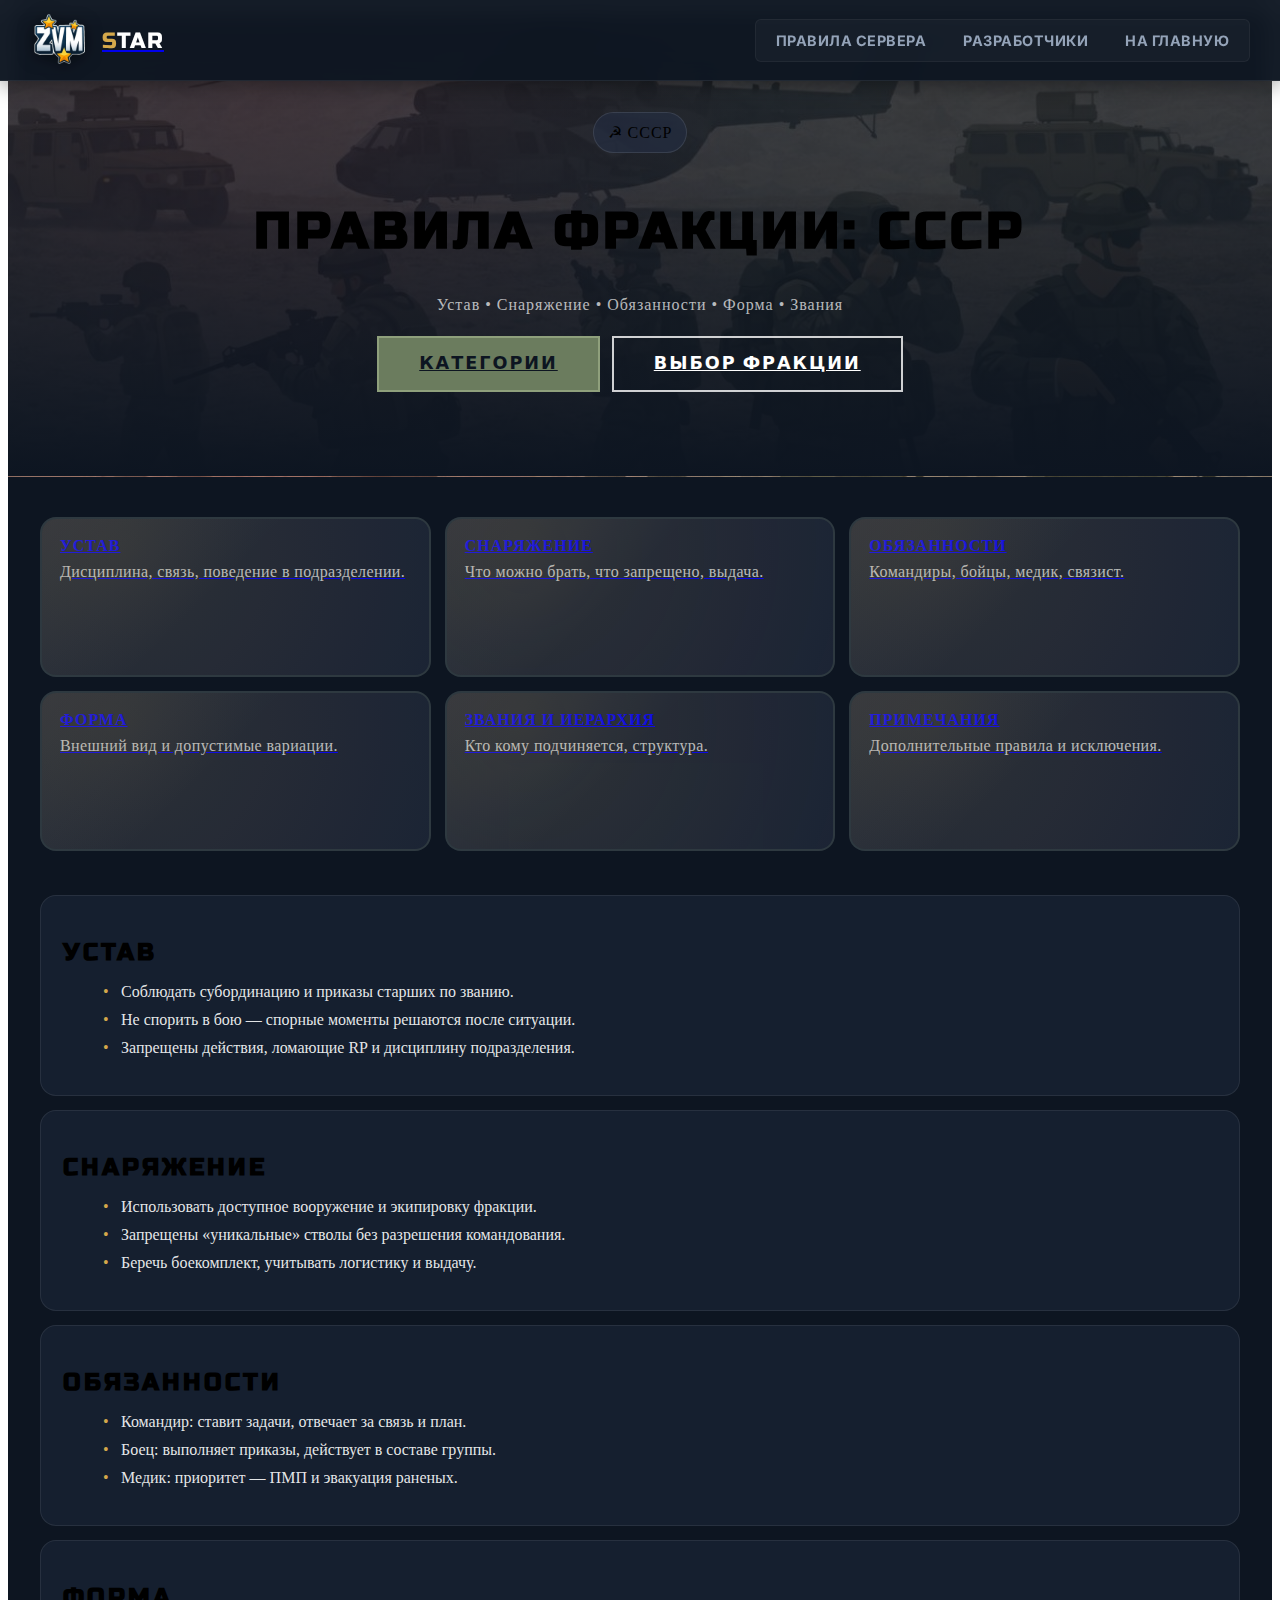
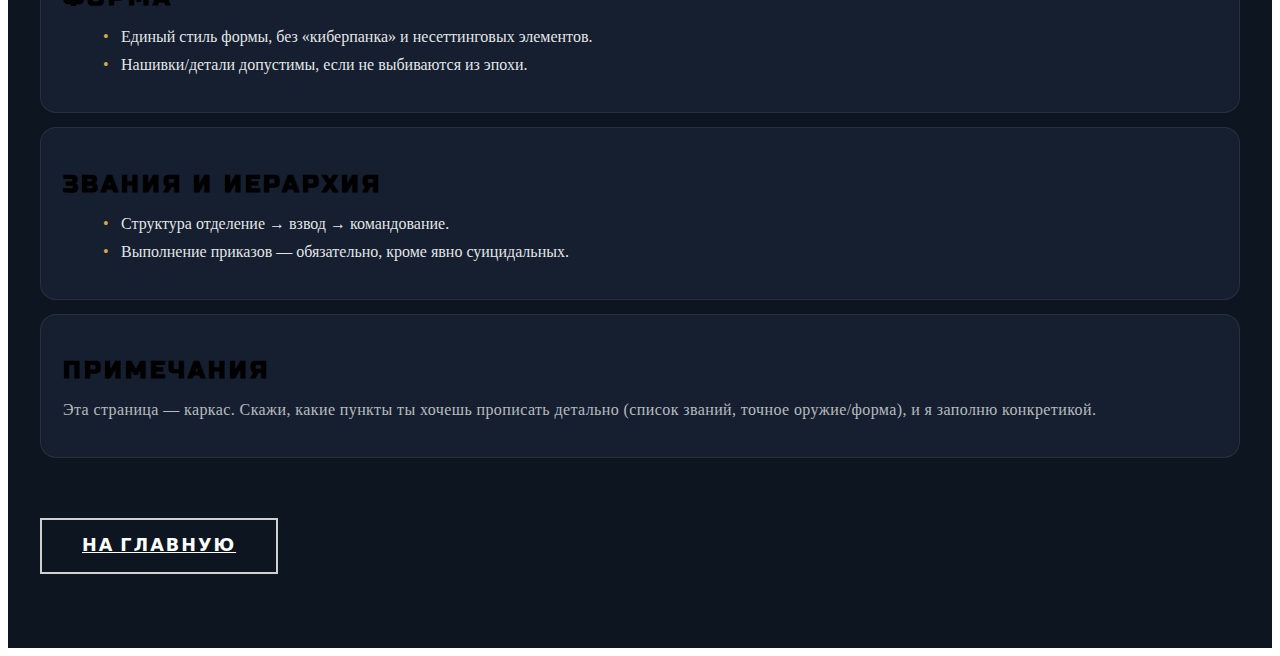
<file: ussr.html>
<!DOCTYPE html>
<html lang="ru">
<head>
    <meta charset="UTF-8">
    <meta name="viewport" content="width=device-width, initial-scale=1.0">
    <meta name="description" content="Star – Military RP: СССР (устав, снаряжение, обязанности, форма, звания).">
    <meta name="theme-color" content="#1a2332">

    <title>СССР — Правила фракции | Star</title>

    <link rel="icon" type="image/png" sizes="32x32" href="img/favicon-32x32.png">
    <link rel="icon" type="image/png" sizes="16x16" href="img/favicon-16x16.png">
    <link rel="icon" type="image/png" href="img/logo.png">
    <link rel="apple-touch-icon" sizes="180x180" href="img/apple-touch-icon.png">
    <link rel="shortcut icon" href="img/favicon.ico">

    <link rel="stylesheet" href="style.css">
</head>
<body>
    <header class="header">
        <a href="index.html" class="logo">
            <img src="img/logo.png" alt="Star Logo" class="logo-img">
            <span class="logo-text"><span>S</span>tar</span>
        </a>
        <nav class="top-nav">
            <a href="index.html#rules" class="top-nav-link">Правила сервера</a>
            <a href="developers.html" target="_blank" rel="noopener" class="top-nav-link">Разработчики</a>
            <a href="index.html" class="top-nav-link">На главную</a>
        </nav>
    </header>

    <main class="faction-page faction-page-ussr">
        <section class="faction-hero">
            <div class="faction-hero-overlay"></div>
            <div class="faction-hero-content">
                <div class="faction-hero-badge">☭ СССР</div>
                <h1 class="faction-hero-title">Правила фракции: СССР</h1>
                <p class="faction-hero-subtitle">Устав • Снаряжение • Обязанности • Форма • Звания</p>
                <div class="faction-hero-actions">
                    <a class="btn btn-primary" href="#categories">Категории</a>
                    <a class="btn btn-outline" href="index.html#home">Выбор фракции</a>
                </div>
            </div>
        </section>

        <section id="categories" class="faction-categories">
            <div class="section-container">
                <div class="faction-categories-grid">
                    <a class="category-tile" href="#charter">
                        <div class="category-title">Устав</div>
                        <div class="category-desc">Дисциплина, связь, поведение в подразделении.</div>
                    </a>
                    <a class="category-tile" href="#equipment">
                        <div class="category-title">Снаряжение</div>
                        <div class="category-desc">Что можно брать, что запрещено, выдача.</div>
                    </a>
                    <a class="category-tile" href="#duties">
                        <div class="category-title">Обязанности</div>
                        <div class="category-desc">Командиры, бойцы, медик, связист.</div>
                    </a>
                    <a class="category-tile" href="#uniform">
                        <div class="category-title">Форма</div>
                        <div class="category-desc">Внешний вид и допустимые вариации.</div>
                    </a>
                    <a class="category-tile" href="#ranks">
                        <div class="category-title">Звания и иерархия</div>
                        <div class="category-desc">Кто кому подчиняется, структура.</div>
                    </a>
                    <a class="category-tile" href="#notes">
                        <div class="category-title">Примечания</div>
                        <div class="category-desc">Дополнительные правила и исключения.</div>
                    </a>
                </div>
            </div>
        </section>

        <section class="faction-sections">
            <div class="section-container">
                <article id="charter" class="faction-section">
                    <h2 class="faction-section-title">Устав</h2>
                    <ul class="faction-list">
                        <li>Соблюдать субординацию и приказы старших по званию.</li>
                        <li>Не спорить в бою — спорные моменты решаются после ситуации.</li>
                        <li>Запрещены действия, ломающие RP и дисциплину подразделения.</li>
                    </ul>
                </article>

                <article id="equipment" class="faction-section">
                    <h2 class="faction-section-title">Снаряжение</h2>
                    <ul class="faction-list">
                        <li>Использовать доступное вооружение и экипировку фракции.</li>
                        <li>Запрещены «уникальные» стволы без разрешения командования.</li>
                        <li>Беречь боекомплект, учитывать логистику и выдачу.</li>
                    </ul>
                </article>

                <article id="duties" class="faction-section">
                    <h2 class="faction-section-title">Обязанности</h2>
                    <ul class="faction-list">
                        <li>Командир: ставит задачи, отвечает за связь и план.</li>
                        <li>Боец: выполняет приказы, действует в составе группы.</li>
                        <li>Медик: приоритет — ПМП и эвакуация раненых.</li>
                    </ul>
                </article>

                <article id="uniform" class="faction-section">
                    <h2 class="faction-section-title">Форма</h2>
                    <ul class="faction-list">
                        <li>Единый стиль формы, без «киберпанка» и несеттинговых элементов.</li>
                        <li>Нашивки/детали допустимы, если не выбиваются из эпохи.</li>
                    </ul>
                </article>

                <article id="ranks" class="faction-section">
                    <h2 class="faction-section-title">Звания и иерархия</h2>
                    <ul class="faction-list">
                        <li>Структура отделение → взвод → командование.</li>
                        <li>Выполнение приказов — обязательно, кроме явно суицидальных.</li>
                    </ul>
                </article>

                <article id="notes" class="faction-section">
                    <h2 class="faction-section-title">Примечания</h2>
                    <p class="faction-text">Эта страница — каркас. Скажи, какие пункты ты хочешь прописать детально (список званий, точное оружие/форма), и я заполню конкретикой.</p>
                </article>
            </div>
        </section>

        <footer class="faction-footer">
            <div class="section-container">
                <a class="btn btn-outline" href="index.html">На главную</a>
            </div>
        </footer>
    </main>

    <script src="script.js"></script>
</body>
</html>
</file>
<file: style.css>
/* ========================================
   MILITARY RP - Afghan War Documentation
   Стили сайта
   ======================================== */

/* Google Fonts */
@import url('https://fonts.googleapis.com/css2?family=Inter:wght@700;800;900&family=Montserrat:wght@700;800;900&family=Rajdhani:wght@400;500;600;700&family=Roboto+Mono:wght@600;700&family=Russo+One&display=swap');

/* ========================================
   Custom Scrollbar (Military Style)
   ======================================== */
::-webkit-scrollbar {
    width: 6px;
    background: #0b1121;
}

::-webkit-scrollbar-track {
    background: #0f172a;
    border-left: 1px solid rgba(255, 255, 255, 0.05);
}

::-webkit-scrollbar-thumb {
    background: #334155;
    border-radius: 0; /* Строгие углы */
    border: 1px solid rgba(255, 255, 255, 0.1);
}

::-webkit-scrollbar-thumb:hover {
    background: var(--color-accent);
    box-shadow: 0 0 10px rgba(212, 168, 75, 0.5);
}

/* ========================================
   CSS Variables
   ======================================== */
:root {
    /* Fonts */
    --font-heading: 'Russo One', 'Rajdhani', system-ui, -apple-system, 'Segoe UI', sans-serif;
    --font-body: 'Rajdhani', system-ui, -apple-system, 'Segoe UI', sans-serif;

    /* Colors */
    --color-navy: #0d1521;
    --color-dark-blue: #1a2332;
    --color-khaki: #6b7c5e;
    --color-khaki-light: #8fa07c;
    --color-sand: #d0c5a5;
    --color-sand-light: #e7debf;
    --color-accent: #d4a84b;
    --color-white: #ffffff;
    --color-text: rgba(255, 255, 255, 0.9);
    --color-text-muted: rgba(255, 255, 255, 0.7);

    /* Layout + motion */
    --container-max: 1200px;
    --transition-fast: 0.15s ease;
    --transition-normal: 0.25s ease;
    --radius-sm: 8px;
    --radius-md: 12px;
    --radius-lg: 16px;
}

@keyframes fadeInDown {
    from {
        opacity: 0;
        transform: translateY(-30px);
    }
    to {
        opacity: 1;
        transform: translateY(0);
    }
}

@keyframes slideInLeft {
    from {
        opacity: 0;
        transform: translateX(-50px);
    }
    to {
        opacity: 1;
        transform: translateX(0);
    }
}

@keyframes slideInRight {
    from {
        opacity: 0;
        transform: translateX(50px);
    }
    to {
        opacity: 1;
        transform: translateX(0);
    }
}

@keyframes pulse {
    0%, 100% {
        transform: scale(1);
    }
    50% {
        transform: scale(1.05);
    }
}

/* ========================================
   Preloader
   ======================================== */
.preloader {
    position: fixed;
    top: 0;
    left: 0;
    width: 100%;
    height: 100%;
    background: linear-gradient(135deg, var(--color-navy) 0%, var(--color-dark-blue) 100%);
    z-index: 9999;
    display: flex;
    justify-content: center;
    align-items: center;
    transition: opacity 0.6s ease, visibility 0.6s ease;
}

.preloader.hidden {
    opacity: 0;
    visibility: hidden;
    pointer-events: none;
}

.preloader-content {
    display: flex;
    flex-direction: column;
    align-items: center;
    gap: 30px;
}

/* Логотип */
.preloader-logo {
    font-family: var(--font-heading);
    font-size: 3.5rem;
    color: var(--color-white);
    letter-spacing: 8px;
    text-transform: uppercase;
    animation: logoPulse 2s ease-in-out infinite;
    text-shadow: 0 0 30px rgba(212, 168, 75, 0.5);
}

.preloader-logo-s {
    color: var(--color-accent);
    font-size: 4rem;
    text-shadow: 
        0 0 20px rgba(212, 168, 75, 0.8),
        0 0 40px rgba(212, 168, 75, 0.5),
        0 0 60px rgba(212, 168, 75, 0.3);
}

@keyframes logoPulse {
    0%, 100% {
        transform: scale(1);
        filter: drop-shadow(0 0 20px rgba(212, 168, 75, 0.3));
    }
    50% {
        transform: scale(1.05);
        filter: drop-shadow(0 0 40px rgba(212, 168, 75, 0.6));
    }
}

/* Вращающееся кольцо */
.preloader-ring {
    position: relative;
    width: 120px;
    height: 120px;
}

.preloader-ring::before {
    content: '';
    position: absolute;
    top: 0;
    left: 0;
    width: 100%;
    height: 100%;
    border: 3px solid transparent;
    border-top-color: var(--color-accent);
    border-right-color: var(--color-accent);
    border-radius: 50%;
    animation: ringSpin 1.5s linear infinite;
}

.preloader-ring::after {
    content: '';
    position: absolute;
    top: 10px;
    left: 10px;
    right: 10px;
    bottom: 10px;
    border: 3px dashed var(--color-khaki);
    border-radius: 50%;
    animation: ringSpin 3s linear infinite reverse;
}

.preloader-ring-inner {
    position: absolute;
    top: 50%;
    left: 50%;
    transform: translate(-50%, -50%);
    width: 20px;
    height: 20px;
    background: var(--color-accent);
    border-radius: 50%;
    animation: innerPulse 1s ease-in-out infinite;
    box-shadow: 
        0 0 20px rgba(212, 168, 75, 0.8),
        0 0 40px rgba(212, 168, 75, 0.4);
}

@keyframes ringSpin {
    0% {
        transform: rotate(0deg);
    }
    100% {
        transform: rotate(360deg);
    }
}

@keyframes innerPulse {
    0%, 100% {
        transform: translate(-50%, -50%) scale(1);
        opacity: 1;
    }
    50% {
        transform: translate(-50%, -50%) scale(0.8);
        opacity: 0.7;
    }
}

/* Прогресс-бар */
.preloader-progress {
    width: 200px;
    height: 4px;
    background: rgba(107, 124, 94, 0.3);
    border-radius: 2px;
    overflow: hidden;
    position: relative;
}

.preloader-progress-bar {
    width: 0%;
    height: 100%;
    background: linear-gradient(90deg, var(--color-khaki), var(--color-accent), var(--color-sand));
    border-radius: 2px;
    animation: progressFill 0.9s ease-out forwards;
    box-shadow: 0 0 10px rgba(212, 168, 75, 0.5);
}

@keyframes progressFill {
    0% {
        width: 0%;
    }
    20% {
        width: 20%;
    }
    50% {
        width: 60%;
    }
    80% {
        width: 85%;
    }
    100% {
        width: 100%;
    }
}

/* Текст */
.preloader-text {
    font-family: var(--font-body);
    font-size: 0.9rem;
    font-weight: 600;
    color: var(--color-text-muted);
    letter-spacing: 4px;
    text-transform: uppercase;
}

.preloader-dots {
    animation: dotsFlicker 1.5s steps(4, end) infinite;
}

@keyframes dotsFlicker {
    0%, 20% {
        opacity: 0;
    }
    40% {
        opacity: 0.4;
    }
    60% {
        opacity: 0.7;
    }
    80%, 100% {
        opacity: 1;
    }
}

/* Частицы */
.preloader-particles {
    position: absolute;
    top: 0;
    left: 0;
    width: 100%;
    height: 100%;
    pointer-events: none;
    overflow: hidden;
}

.preloader-particle {
    position: absolute;
    width: 4px;
    height: 4px;
    background: var(--color-sand);
    border-radius: 50%;
    opacity: 0;
    animation: particleFloat 4s ease-in-out infinite;
}

.preloader-particle:nth-child(1) {
    left: 10%;
    bottom: 20%;
    animation-delay: 0s;
}

.preloader-particle:nth-child(2) {
    left: 25%;
    bottom: 10%;
    animation-delay: 0.5s;
}

.preloader-particle:nth-child(3) {
    left: 45%;
    bottom: 15%;
    animation-delay: 1s;
}

.preloader-particle:nth-child(4) {
    left: 65%;
    bottom: 25%;
    animation-delay: 1.5s;
}

.preloader-particle:nth-child(5) {
    left: 80%;
    bottom: 10%;
    animation-delay: 2s;
}

.preloader-particle:nth-child(6) {
    left: 90%;
    bottom: 20%;
    animation-delay: 0.8s;
}

@keyframes particleFloat {
    0% {
        opacity: 0;
        transform: translateY(0) scale(0);
    }
    20% {
        opacity: 0.6;
        transform: translateY(-50px) scale(1);
    }
    80% {
        opacity: 0.4;
        transform: translateY(-200px) scale(0.8);
    }
    100% {
        opacity: 0;
        transform: translateY(-300px) scale(0);
    }
}

/* ========================================
   Header (Updated for Military Panel)
   ======================================== */
.header {
    position: fixed;
    top: 0;
    left: 0;
    right: 0;
    z-index: 1000;
    padding: 10px 30px;
    display: flex;
    justify-content: space-between;
    align-items: center;
    background: rgba(13, 21, 33, 0.95); /* Solid dark background */
    backdrop-filter: blur(12px); /* Glass effect */
    border-bottom: 1px solid rgba(255, 255, 255, 0.08); /* Subtle separator */
    box-shadow: 0 4px 20px rgba(0,0,0,0.4);
    animation: fadeInDown 0.8s ease forwards;
}

.logo {
    display: flex;
    align-items: center;
    gap: 12px;
    transition: var(--transition-normal);
}

.logo:hover {
    transform: scale(1.02);
}

.logo-img {
    width: 60px;
    height: 60px;
    object-fit: contain;
    filter: drop-shadow(0 2px 8px rgba(0, 0, 0, 0.5));
}

.logo-text {
    font-family: var(--font-heading);
    font-size: 1.4rem;
    color: var(--color-white);
    text-transform: uppercase;
    letter-spacing: 1px;
}

.logo-text span {
    color: var(--color-accent);
}

/* Top Navigation Panel Style */
.top-nav {
    display: flex;
    align-items: center;
    gap: 5px;
    background: rgba(255,255,255,0.03);
    padding: 4px;
    border-radius: 6px;
    border: 1px solid rgba(255,255,255,0.05);
}

.top-nav-link {
    display: flex;
    align-items: center;
    gap: 8px;
    font-family: 'Inter', sans-serif;
    font-size: 0.9rem;
    font-weight: 700;
    color: #94a3b8;
    text-decoration: none;
    padding: 8px 16px;
    border-radius: 4px;
    transition: all 0.2s ease;
    text-transform: uppercase;
    letter-spacing: 0.5px;
}

.top-nav-link:hover {
    color: var(--color-white);
    background: rgba(255, 255, 255, 0.1);
    transform: none;
}

/* ========================================
   Bento Grid Layout (Modern Military UI - Dark)
   ======================================== */
.main-bento-grid {
    padding: 40px 0 80px 0;
    
    /* 1. Нижний слой: Тёмно-синий (Deep Navy) */
    background-color: #0b1121;
    
    /* 2. Средний + Верхний слои */
    background-image: 
        /* Верхний слой: Виньетка */
        radial-gradient(circle at 50% 40%, rgba(255,255,255,0.05) 0%, rgba(0,0,0,0.7) 90%),
        /* Средний слой: Сетка ("бетон"/техно стиль) */
        linear-gradient(rgba(255,255,255,0.03) 1px, transparent 1px),
        linear-gradient(90deg, rgba(255,255,255,0.03) 1px, transparent 1px);
    
    background-size: 100% 100%, 40px 40px, 40px 40px; /* Размер клетки 40px */
}

.bento-wrapper {
    display: grid;
    grid-template-columns: 2fr 1fr; /* Left (2/3) and Right (1/3) */
    grid-gap: 20px;
    max-width: 1200px;
    margin: 0 auto;
}

/* Base Bento Box Style (Reverted to Dark + Tech Corners) */
.bento-box {
    background: #1e293b; 
    border: 1px solid #334155;
    border-radius: 2px; /* Почти острые углы */
    padding: 24px;
    display: flex;
    flex-direction: column;
    box-shadow: 0 4px 6px -1px rgba(0, 0, 0, 0.3);
    position: relative; /* Для уголков */
    overflow: hidden; /* Чтобы блики не вылезали */
}

/* Декоративные уголки (HUD Effect) */
.bento-box::before {
    content: '';
    position: absolute;
    top: 0; left: 0; right: 0; bottom: 0;
    pointer-events: none;
    background: 
        linear-gradient(to right, var(--color-accent) 2px, transparent 2px) 0 0,
        linear-gradient(to bottom, var(--color-accent) 2px, transparent 2px) 0 0,
        linear-gradient(to left, var(--color-accent) 2px, transparent 2px) 100% 0,
        linear-gradient(to bottom, var(--color-accent) 2px, transparent 2px) 100% 0,
        linear-gradient(to left, var(--color-accent) 2px, transparent 2px) 100% 100%,
        linear-gradient(to top, var(--color-accent) 2px, transparent 2px) 100% 100%,
        linear-gradient(to right, var(--color-accent) 2px, transparent 2px) 0 100%,
        linear-gradient(to top, var(--color-accent) 2px, transparent 2px) 0 100%;
    background-repeat: no-repeat;
    background-size: 10px 10px; /* Размер уголков */
    opacity: 0.5;
}

.bento-header {
    font-family: 'Rajdhani', sans-serif;
    font-weight: 800;
    font-size: 1.2rem;
    color: #e2e8f0;
    text-transform: uppercase;
    letter-spacing: 1px;
    margin-bottom: 20px;
    border-left: 4px solid var(--color-accent);
    padding-left: 12px;
}

/* 1. Quick Start Box (Dark) */
.quick-start-box {
    grid-column: 1 / -1;
    background: linear-gradient(to right, #1e293b, #242f44);
}

.qs-grid {
    display: grid;
    grid-template-columns: 1fr 1fr;
    gap: 20px;
}

.qs-card {
    background: #ffffff; /* Contrast Light Cards remain as they pop on dark */
    border-radius: 3px;
    padding: 20px;
    display: flex;
    align-items: center;
    gap: 20px;
    text-decoration: none;
    transition: transform 0.2s;
    border: 1px solid #dee2e6;
}

.qs-card:hover {
    transform: translateY(-2px);
    box-shadow: 0 10px 15px -3px rgba(0, 0, 0, 0.1);
}

.qs-icon {
    font-size: 2rem;
    background: #f1f5f9;
    padding: 10px;
    border-radius: 50%;
    color: inherit;
}

.qs-texts {
    display: flex;
    flex-direction: column;
}

.qs-step {
    font-family: 'Inter', sans-serif;
    font-weight: 800;
    font-size: 0.95rem;
    color: #0f172a;
    text-transform: uppercase;
    margin-bottom: 4px;
}

.qs-desc {
    font-family: 'Inter', sans-serif;
    font-size: 0.85rem;
    color: #64748b;
    line-height: 1.4;
}

/* 2. Factions Box (Container for New Design) */
.factions-box {
    grid-column: 1 / 2;
    background: radial-gradient(circle at top right, rgba(255,255,255,0.05), transparent), #1e293b;
}

.factions-grid-bento {
    display: grid;
    grid-template-columns: repeat(2, 1fr);
    gap: 20px;
    height: 100%;
    justify-items: center; /* Center the new fixed-width cards */
}

/* --- NEW FACTION CARD STYLE (REQUESTED) --- */
.faction-card {
  position: relative;
  width: 100%; /* Adapts to grid, max width handled below or by grid */
  max-width: 320px;
  height: 300px;
  background: #1e2124; /* Темно-синий/серый фон как на сайте */
  border: 1px solid rgba(255, 255, 255, 0.05);
  border-radius: 4px;
  display: flex;
  flex-direction: column;
  align-items: center;
  justify-content: center;
  text-align: center;
  overflow: hidden;
  transition: all 0.3s ease;
  cursor: pointer;
  text-decoration: none; /* For <a> tag usage */
}

.faction-content {
    display: flex;
    flex-direction: column;
    align-items: center;
    justify-content: center;
    z-index: 2; /* Content above glow */
    width: 100%;
}

.faction-icon {
    width: 100px;  /* Размер логотипа */
    height: 100px;
    object-fit: contain;
    margin-bottom: 15px;
    filter: drop-shadow(0 4px 8px rgba(0,0,0,0.5));
    transition: transform 0.3s ease, filter 0.3s ease;
}

.faction-title {
  color: #ffffff;
  font-family: 'Oswald', 'Russo One', sans-serif; /* Похожий строгий шрифт */
  text-transform: uppercase;
  margin: 10px 0 5px;
  font-size: 1.5rem;
  font-weight: 700;
  text-shadow: 0 2px 4px rgba(0,0,0,0.5);
}

.faction-desc {
  color: #a0a0a0;
  font-size: 14px;
  padding: 0 20px;
  line-height: 1.4;
}

.bottom-glow {
  position: absolute;
  bottom: 0;
  width: 100%;
  height: 20%;
  transition: height 0.3s ease;
  z-index: 1;
}

/* USSR Specifics */
.ussr .bottom-glow {
  background: linear-gradient(to top, rgba(255, 0, 0, 0.4), transparent);
}

.ussr:hover {
  transform: translateY(-5px);
  border-color: rgba(255, 0, 0, 0.5);
  box-shadow: 0 10px 30px rgba(255, 0, 0, 0.2);
}

.ussr:hover .bottom-glow {
  height: 60%; /* Свечение поднимается выше */
}

.ussr:hover .faction-icon {
    transform: scale(1.1);
    filter: drop-shadow(0 0 20px rgba(255, 0, 0, 0.6));
}

/* Mujahideen Specifics */
.muj .bottom-glow {
  background: linear-gradient(to top, rgba(72, 187, 120, 0.4), transparent); /* Green */
}

.muj:hover {
  transform: translateY(-5px);
  border-color: rgba(72, 187, 120, 0.5);
  box-shadow: 0 10px 30px rgba(72, 187, 120, 0.2);
}

.muj:hover .bottom-glow {
  height: 60%;
}

.muj:hover .faction-icon {
    transform: scale(1.1) rotate(-5deg); /* Легкий поворот для динамики */
    filter: drop-shadow(0 0 20px rgba(72, 187, 120, 0.6));
}


/* 3. Rules Box (Sidebar style - Reverted to Dark/Tactical) */
.rules-box {
    grid-column: 2 / 3;
    background: #1e293b;
    border: 1px solid #334155;
    background-image: url("data:image/svg+xml,%3Csvg width='4' height='4' viewBox='0 0 4 4' xmlns='http://www.w3.org/2000/svg'%3E%3Cpath d='M1 3h1v1H1V3zm2-2h1v1H3V1z' fill='%23ffffff' fill-opacity='0.05' fill-rule='evenodd'/%3E%3C/svg%3E");
}

.rules-box .bento-header {
    color: #e2e8f0;
    border-left-color: var(--color-accent);
}

.rules-list-bento {
    display: flex;
    flex-direction: column;
    gap: 10px;
    height: 100%;
}

.rule-item-bento {
    display: flex;
    align-items: flex-start;
    gap: 15px;
    padding: 15px;
    background: rgba(255,255,255,0.03);
    border-left: 3px solid #64748b;
    border-bottom: 1px solid rgba(255,255,255,0.05);
    text-decoration: none;
    transition: 0.2s;
    box-shadow: none;
}

.rule-item-bento:hover {
    background: rgba(255,255,255,0.08);
    transform: translateX(5px);
    border-left-color: var(--color-accent);
}

.r-icon {
    font-size: 1.5rem;
}

.r-info {
    display: flex;
    flex-direction: column;
}

.r-title {
    font-family: 'Inter', sans-serif;
    font-weight: 800;
    font-size: 0.9rem;
    color: #e2e8f0;
    text-transform: uppercase;
}

.r-sub {
    font-family: 'Inter', sans-serif;
    font-size: 0.8rem;
    color: #94a3b8;
}

.btn-xs-accent {
    margin-top: auto;
    align-self: flex-end; /* If needed */
    font-size: 0.7rem;
    font-weight: 900;
    color: #0f172a;
    background: var(--color-accent);
    padding: 4px 8px;
    margin-left: auto;
}

/* Responsive */
@media (max-width: 900px) {
    .bento-wrapper {
        grid-template-columns: 1fr;
    }
    
    .qs-grid {
        grid-template-columns: 1fr;
    }
    
    .factions-grid-bento {
        grid-template-columns: 1fr; /* Stack actions on mobile */
    }
}


.top-nav-icon {
    width: 18px;
    height: 18px;
}

/* Header Right Section */
.header-right {
    display: flex;
    align-items: center;
    gap: 15px;
}

/* (i18n removed) */

/* Menu Button */
.menu-btn {
    display: flex;
    flex-direction: column;
    justify-content: center;
    align-items: center;
    width: 50px;
    height: 50px;
    background: rgba(26, 35, 50, 0.8);
    border: 2px solid var(--color-khaki);
    border-radius: 8px;
    cursor: pointer;
    transition: var(--transition-normal);
    gap: 5px;
}

.menu-btn:hover {
    background: var(--color-khaki);
    border-color: var(--color-khaki-light);
    transform: scale(1.1);
}

.menu-btn span {
    display: block;
    width: 24px;
    height: 3px;
    background: var(--color-white);
    border-radius: 2px;
    transition: var(--transition-normal);
}

.menu-btn:hover span {
    background: var(--color-navy);
}

/* ========================================
   Hero Section
   ======================================== */
.hero {
    position: relative;
    width: 100%;
    min-height: 100vh;
    display: flex;
    justify-content: center;
    align-items: center;
    overflow: hidden;
}

.hero-bg {
    position: absolute;
    top: 0;
    left: 0;
    width: 100%;
    height: 100%;
    background-image: url('img/hero.jpg');
    background-size: cover;
    background-position: center;
    background-repeat: no-repeat;
    z-index: -2;
}

.hero-overlay {
    position: absolute;
    top: 0;
    left: 0;
    width: 100%;
    height: 100%;
    background: linear-gradient(
        180deg,
        rgba(13, 21, 33, 0.7) 0%,
        rgba(26, 35, 50, 0.5) 50%,
        rgba(13, 21, 33, 0.9) 100%
    );
    z-index: -1;
}

.hero-content {
    text-align: center;
    padding: 20px;
    position: relative;
    z-index: 10;
}

.hero-title {
    font-family: var(--font-heading);
    font-size: clamp(3rem, 10vw, 6rem);
    color: #ffffff !important;
    text-transform: none;
    letter-spacing: 10px;
    margin-bottom: 10px;
    position: relative;
    /* Статичный яркий заголовок (без clip/transparent) */
    background: none;
    /* Явное заполнение (на некоторых движках currentColor в text-fill ведёт себя странно) */
    -webkit-text-fill-color: #ffffff !important;
    /* Обводка + порядок рисования (в разных браузерах ведёт себя по‑разному) */
    -webkit-text-stroke: 2px rgba(0, 0, 0, 0.85);
    paint-order: stroke fill;
    text-shadow:
        0 2px 0 rgba(0, 0, 0, 0.85),
        0 8px 22px rgba(0, 0, 0, 0.92),
        0 0 34px rgba(120, 170, 255, 0.35);
    filter: drop-shadow(0 10px 22px rgba(0, 0, 0, 0.7));
}

/* Hero logo (SVG вместо текста на главной) */
.hero-logo {
    display: none;
}
.hero-military-block {
    display: inline-block;
    position: relative;
    background-color: #1a202c; /* Темно-синий фон */
    border: 3px solid #eab308; /* Золотая рамка */
    padding: 15px 60px;
    margin: 0 auto 20px auto;
    width: auto;
    min-width: 60%;
    box-shadow: none;
    border-radius: 0; /* Острые углы */
}

.hero-military-title {
    font-family: 'Impact', 'Arial Black', sans-serif; /* Массивный шрифт */
    font-weight: 900;
    font-size: clamp(3.5rem, 9vw, 6.5rem);
    text-transform: uppercase;
    letter-spacing: 0.08em;
    /* Градиентный текст (серебро/белый) */
    background: linear-gradient(180deg, #ffffff 20%, #a0a0a0 100%);
    -webkit-background-clip: text;
    -webkit-text-fill-color: transparent;
    background-clip: text;
    color: #ffffff;
    
    /* Жесткая тень (эффект объема) */
    filter: drop-shadow(4px 5px 0px #000000);
    
    line-height: 1.1;
    text-align: center;
    margin: 0;
}

/* Scroll Animation Classes */
.reveal-on-scroll {
    opacity: 0;
    transform: translateY(50px); /* Slightly deeper slide start */
    transition: opacity 0.8s ease-out, transform 0.8s cubic-bezier(0.22, 1, 0.36, 1);
}

.reveal-on-scroll.active {
    opacity: 1;
    transform: translateY(0);
}

/* Staggered delays for children if needed */
.reveal-delay-1 { transition-delay: 0.15s; }
.reveal-delay-2 { transition-delay: 0.3s; }
.reveal-delay-3 { transition-delay: 0.45s; }


.hero-military-sub {
    margin-top: 10px;
    font-family: 'Impact', 'Arial Black', sans-serif;
    font-size: clamp(1.2rem, 3vw, 2.2rem);
    color: #8f9e7a; /* Оливковый цвет */
    letter-spacing: 0.25em;
    font-weight: 800;
    text-align: center;
    text-transform: uppercase;
    text-shadow: 2px 2px 4px rgba(0,0,0,0.8);
}

/* На главной убираем декоративный разделитель, чтобы совпасть с референсом */
.home-page .hero-divider {
    display: none;
}

.hero-logo svg {
    width: 100%;
    height: auto;
    display: block;
}

.hero-title-box {
    display: inline-block;
    /* Темно-синий и более прозрачный фон под STAR */
    background: linear-gradient(180deg, rgba(10, 28, 66, 0.28), rgba(8, 18, 44, 0.16));
    padding: 20px 60px;
    margin-bottom: 25px;
    position: relative;
    border-radius: 14px;
    border: 1px solid rgba(120, 170, 255, 0.14);
    /* Боковые акценты */
    border-left: 4px solid var(--color-accent);
    border-right: 4px solid var(--color-accent);
    box-shadow: 
        0 0 0 1px rgba(107, 124, 94, 0.5),
        0 20px 60px rgba(0, 0, 0, 0.5),
        inset 0 1px 0 rgba(255, 255, 255, 0.14),
        inset 0 0 0 999px rgba(255, 255, 255, 0.015);
    backdrop-filter: blur(10px);
    -webkit-backdrop-filter: blur(10px);
}

.hero-title-box::before,
.hero-title-box::after {
    content: '';
    position: absolute;
    width: 20px;
    height: 20px;
    border: 2px solid rgba(120, 170, 255, 0.35);
}

.hero-title-box::before {
    top: -5px;
    left: -5px;
    border-right: none;
    border-bottom: none;
}

.hero-title-box::after {
    bottom: -5px;
    right: -5px;
    border-left: none;
    border-top: none;
}

/* На главной: без плашки/фона за "star" */
.home-page .hero-title-box {
    background: none;
    box-shadow: none;
    backdrop-filter: none;
    -webkit-backdrop-filter: none;
    border: none;
    border-left: none;
    border-right: none;
    padding: 0;
    border-radius: 0;
    margin-bottom: 18px;
}

.home-page .hero-logo {
    filter: none;
    margin-bottom: 18px;
}

/* На всякий случай: если на главной где-то останется hero-title-box — полностью глушим эффекты */
.home-page .hero-title-box,
.home-page .hero:hover .hero-title-box {
    background: none !important;
    box-shadow: none !important;
    backdrop-filter: none !important;
    -webkit-backdrop-filter: none !important;
    border: none !important;
    padding: 0 !important;
}

.home-page .hero-title-box::before,
.home-page .hero-title-box::after {
    display: none;
}

.hero-subtitle {
    font-family: var(--font-heading);
    font-size: clamp(1.8rem, 5vw, 3rem);
    text-transform: uppercase;
    letter-spacing: 15px;
    position: relative;
    color: rgba(255, 255, 255, 0.92);
    text-shadow:
        0 2px 10px rgba(0, 0, 0, 0.85),
        0 0 22px rgba(212, 168, 75, 0.22);
}

.hero-divider {
    width: 250px;
    height: 2px;
    background: linear-gradient(90deg, transparent, var(--color-accent), var(--color-sand), var(--color-accent), transparent);
    margin: 35px auto;
    position: relative;
}

.hero-divider::before {
    content: '★';
    position: absolute;
    top: 50%;
    left: 50%;
    transform: translate(-50%, -50%);
    color: var(--color-accent);
    font-size: 1rem;
    background: var(--color-navy);
    padding: 0 15px;
}

.hero-cta {
    margin-top: 45px;
    display: flex;
    gap: 14px;
    justify-content: center;
    flex-wrap: wrap;
}

.btn {
    display: inline-block;
    padding: 15px 40px;
    font-family: var(--font-body);
    font-size: 1.1rem;
    font-weight: 600;
    text-transform: uppercase;
    letter-spacing: 2px;
    border: 2px solid var(--color-khaki);
    background: rgba(107, 124, 94, 0.3);
    color: var(--color-white);
    cursor: pointer;
    transition: var(--transition-normal);
    position: relative;
    overflow: hidden;
}

.btn::before {
    content: '';
    position: absolute;
    top: 0;
    left: -100%;
    width: 100%;
    height: 100%;
    background: linear-gradient(90deg, transparent, rgba(255, 255, 255, 0.2), transparent);
    transition: var(--transition-slow);
}

.btn:hover::before {
    left: 100%;
}

.btn:hover {
    background: var(--color-khaki);
    border-color: var(--color-khaki-light);
    color: var(--color-navy);
    transform: translateY(-3px);
    box-shadow: 0 10px 30px rgba(0, 0, 0, 0.4);
}

.btn:active {
    transform: translateY(-1px);
}

/* Scroll Indicator */
.scroll-indicator {
    position: absolute;
    bottom: 40px;
    left: 50%;
    transform: translateX(-50%);
    animation: fadeIn 1s ease 2s forwards, pulse 2s ease-in-out infinite 2s;
    opacity: 0;
}

.scroll-indicator span {
    display: block;
    width: 30px;
    height: 50px;
    border: 2px solid var(--color-sand);
    border-radius: 20px;
    position: relative;
}

.scroll-indicator span::before {
    content: '';
    position: absolute;
    top: 8px;
    left: 50%;
    width: 6px;
    height: 10px;
    background: var(--color-sand);
    border-radius: 3px;
    transform: translateX(-50%);
    animation: scrollDown 2s ease-in-out infinite;
}

@keyframes scrollDown {
    0%, 100% {
        opacity: 1;
        transform: translateX(-50%) translateY(0);
    }
    50% {
        opacity: 0.3;
        transform: translateX(-50%) translateY(15px);
    }
}

/* ========================================
   Rules Section (Placeholder)
   ======================================== */
.rules-section {
    min-height: 50vh;
    padding: 80px 30px;
    background: linear-gradient(180deg, var(--color-navy) 0%, var(--color-dark-blue) 100%);
}

.section-container {
    max-width: 1200px;
    margin: 0 auto;
}

.section-header {
    text-align: center;
    margin-bottom: 50px;
    animation: fadeInUp 0.8s ease forwards;
}

.section-title {
    font-family: var(--font-heading);
    font-size: clamp(2rem, 5vw, 3rem);
    color: var(--color-white);
    text-transform: uppercase;
    letter-spacing: 4px;
    margin-bottom: 15px;
}

.section-subtitle {
    font-size: 1.1rem;
    color: var(--color-text-muted);
    letter-spacing: 2px;
}

.rules-placeholder {
    background: rgba(36, 48, 71, 0.5);
    border: 2px dashed var(--color-khaki);
    border-radius: 10px;
    padding: 60px 30px;
    text-align: center;
    transition: var(--transition-normal);
}

.rules-placeholder:hover {
    background: rgba(36, 48, 71, 0.7);
    border-color: var(--color-sand);
}

.rules-placeholder-icon {
    font-size: 4rem;
    margin-bottom: 20px;
    opacity: 0.5;
}

.rules-placeholder-text {
    font-size: 1.2rem;
    color: var(--color-text-muted);
}

/* ========================================
   Team Section
   ======================================== */
.team-section {
    padding: 80px 30px;
    background: linear-gradient(180deg, var(--color-dark-blue) 0%, var(--color-navy) 100%);
}

.team-grid {
    display: grid;
    grid-template-columns: repeat(auto-fit, minmax(220px, 1fr));
    gap: 30px;
    max-width: 1000px;
    margin: 0 auto;
}

.team-card {
    background: rgba(36, 48, 71, 0.6);
    border: 2px solid rgba(107, 124, 94, 0.3);
    border-radius: 16px;
    padding: 30px 20px;
    text-align: center;
    transition: all 0.4s cubic-bezier(0.4, 0, 0.2, 1);
    position: relative;
    overflow: hidden;
}

.team-card::before {
    content: '';
    position: absolute;
    top: 0;
    left: -100%;
    width: 100%;
    height: 100%;
    background: linear-gradient(90deg, transparent, rgba(255, 255, 255, 0.05), transparent);
    transition: 0.6s;
}

.team-card:hover::before {
    left: 100%;
}

.team-card:hover {
    transform: translateY(-10px);
    border-color: var(--color-khaki);
    box-shadow: 
        0 20px 40px rgba(0, 0, 0, 0.4),
        0 0 30px rgba(107, 124, 94, 0.2);
}

.team-card-leader {
    border-color: var(--color-accent);
    background: linear-gradient(135deg, rgba(36, 48, 71, 0.8) 0%, rgba(212, 168, 75, 0.1) 100%);
}

.team-card-leader:hover {
    border-color: var(--color-accent);
    box-shadow: 
        0 20px 40px rgba(0, 0, 0, 0.4),
        0 0 40px rgba(212, 168, 75, 0.3);
}

.team-card-badge {
    position: absolute;
    top: 15px;
    left: 50%;
    transform: translateX(-50%);
    background: rgba(13, 21, 33, 0.9);
    padding: 5px 15px;
    border-radius: 20px;
    font-family: var(--font-body);
    font-size: 0.7rem;
    font-weight: 700;
    letter-spacing: 1px;
    color: var(--color-sand);
    border: 1px solid rgba(107, 124, 94, 0.5);
    white-space: nowrap;
}

.team-card-leader .team-card-badge {
    background: linear-gradient(135deg, rgba(212, 168, 75, 0.3) 0%, rgba(13, 21, 33, 0.9) 100%);
    color: var(--color-accent);
    border-color: var(--color-accent);
}

.team-avatar {
    position: relative;
    width: 100px;
    height: 100px;
    margin: 25px auto 20px;
}

.team-avatar-img {
    width: 100%;
    height: 100%;
    border-radius: 50%;
    object-fit: cover;
    background: rgba(107, 124, 94, 0.3);
    border: 3px solid var(--color-khaki);
    transition: var(--transition-normal);
}

.team-card:hover .team-avatar-img {
    border-color: var(--color-sand);
    transform: scale(1.05);
}

.team-card-leader .team-avatar-img {
    border-color: var(--color-accent);
    box-shadow: 0 0 20px rgba(212, 168, 75, 0.4);
}

.team-avatar-border {
    position: absolute;
    top: -5px;
    left: -5px;
    right: -5px;
    bottom: -5px;
    border: 2px dashed var(--color-khaki);
    border-radius: 50%;
    opacity: 0;
    animation: none;
    transition: var(--transition-normal);
}

.team-card:hover .team-avatar-border {
    opacity: 0.5;
    animation: rotateBorder 10s linear infinite;
}

@keyframes rotateBorder {
    0% {
        transform: rotate(0deg);
    }
    100% {
        transform: rotate(360deg);
    }
}

.team-name {
    font-family: var(--font-heading);
    font-size: 1.3rem;
    color: var(--color-white);
    margin-bottom: 8px;
    letter-spacing: 2px;
}

.team-card-leader .team-name {
    color: var(--color-accent);
    text-shadow: 0 0 20px rgba(212, 168, 75, 0.5);
}

.team-role {
    font-size: 0.9rem;
    color: var(--color-text-muted);
    letter-spacing: 1px;
}

/* Team Section Responsive */
@media (max-width: 768px) {
    .team-section {
        padding: 60px 20px;
    }
    
    .team-grid {
        grid-template-columns: repeat(auto-fit, minmax(180px, 1fr));
        gap: 20px;
    }
    
    .team-card {
        padding: 25px 15px;
    }
    
    .team-avatar {
        width: 80px;
        height: 80px;
    }
    
    .team-name {
        font-size: 1.1rem;
    }
}

@media (max-width: 480px) {
    .team-grid {
        grid-template-columns: repeat(2, 1fr);
        gap: 15px;
    }
    
    .team-card {
        padding: 20px 10px;
    }
    
    .team-card-badge {
        font-size: 0.6rem;
        padding: 4px 10px;
    }
    
    .team-avatar {
        width: 70px;
        height: 70px;
        margin: 20px auto 15px;
    }
    
    .team-name {
        font-size: 1rem;
    }
    
    .team-role {
        font-size: 0.8rem;
    }
}

/* ========================================
   Rules Content Styling
   ======================================== */
.rule-block {
    background: rgba(26, 35, 50, 0.6);
    border: 1px solid rgba(107, 124, 94, 0.3);
    border-radius: 12px;
    margin-bottom: 20px;
    overflow: hidden;
    transition: var(--transition-normal);
}

.rule-block:hover {
    border-color: var(--color-khaki);
    box-shadow: 0 5px 25px rgba(0, 0, 0, 0.3);
}

.rule-block-danger {
    border-color: rgba(220, 53, 69, 0.4);
    background: linear-gradient(135deg, rgba(26, 35, 50, 0.6) 0%, rgba(220, 53, 69, 0.1) 100%);
}

.rule-block-danger:hover {
    border-color: rgba(220, 53, 69, 0.7);
}

.rule-block-warning {
    border-color: rgba(212, 168, 75, 0.4);
    background: linear-gradient(135deg, rgba(26, 35, 50, 0.6) 0%, rgba(212, 168, 75, 0.1) 100%);
}

.rule-block-warning:hover {
    border-color: var(--color-accent);
}

.rule-header {
    display: flex;
    align-items: center;
    gap: 15px;
    padding: 18px 25px;
    background: rgba(13, 21, 33, 0.5);
    border-bottom: 1px solid rgba(107, 124, 94, 0.2);
}

.rule-number {
    display: flex;
    justify-content: center;
    align-items: center;
    width: 40px;
    height: 40px;
    background: linear-gradient(135deg, var(--color-khaki) 0%, var(--color-khaki-light) 100%);
    color: var(--color-navy);
    font-family: var(--font-heading);
    font-size: 1.2rem;
    font-weight: 700;
    border-radius: 10px;
    flex-shrink: 0;
}

.rule-block-danger .rule-number {
    background: linear-gradient(135deg, #dc3545 0%, #c82333 100%);
    color: var(--color-white);
}

.rule-block-warning .rule-number {
    background: linear-gradient(135deg, var(--color-accent) 0%, #c49a3c 100%);
    color: var(--color-navy);
}

/* Medical block styling */
.rule-block-medical {
    border-color: rgba(220, 20, 60, 0.4);
    background: linear-gradient(135deg, rgba(26, 35, 50, 0.6) 0%, rgba(220, 20, 60, 0.08) 100%);
}

.rule-block-medical:hover {
    border-color: rgba(220, 20, 60, 0.7);
}

.rule-block-medical .rule-number {
    background: linear-gradient(135deg, #dc143c 0%, #b01030 100%);
    color: var(--color-white);
}

.rule-title {
    font-family: var(--font-heading);
    font-size: 1.2rem;
    color: var(--color-white);
    margin: 0;
    letter-spacing: 1px;
}

.rule-items {
    padding: 20px 25px;
    display: flex;
    flex-direction: column;
    gap: 15px;
}

.rule-item {
    display: flex;
    align-items: flex-start;
    gap: 15px;
    padding: 15px 20px;
    background: rgba(36, 48, 71, 0.28);
    border-radius: 10px;
    border-left: 3px solid var(--color-khaki);
    transition: var(--transition-normal);
}

.rule-item:hover {
    background: rgba(26, 35, 50, 0.38);
    transform: translateX(5px);
}

.rule-item-danger {
    border-left-color: #dc3545;
}

.rule-item-danger:hover {
    background: rgba(220, 53, 69, 0.1);
}

/* Faction-specific rule blocks */
.rule-block-ussr {
    border-color: rgba(204, 0, 0, 0.4);
    background: linear-gradient(135deg, rgba(26, 35, 50, 0.6) 0%, rgba(204, 0, 0, 0.08) 100%);
}

.rule-block-ussr:hover {
    border-color: rgba(204, 0, 0, 0.7);
}

.rule-block-ussr .rule-number {
    background: linear-gradient(135deg, #cc0000 0%, #8b0000 100%);
    color: var(--color-white);
    font-size: 1.4rem;
    border-radius: 50%;
}

.rule-block-muj {
    border-color: rgba(76, 175, 80, 0.4);
    background: linear-gradient(135deg, rgba(26, 35, 50, 0.6) 0%, rgba(76, 175, 80, 0.08) 100%);
}

.rule-block-muj:hover {
    border-color: rgba(76, 175, 80, 0.7);
}

.rule-block-muj .rule-number {
    background: linear-gradient(135deg, #4caf50 0%, #388e3c 100%);
    color: var(--color-white);
    font-size: 1.4rem;
    border-radius: 50%;
}

.rule-intro {
    padding: 15px 25px;
    font-size: 1.05rem;
    line-height: 1.7;
    color: var(--color-text);
    border-bottom: 1px solid rgba(107, 124, 94, 0.15);
    background: rgba(255, 255, 255, 0.02);
}

.rule-intro strong {
    color: var(--color-accent);
}

/* Rules intro block */
.rules-intro-block {
    background: linear-gradient(135deg, rgba(107, 124, 94, 0.15) 0%, rgba(26, 35, 50, 0.6) 100%);
    padding: 20px 25px;
    border-radius: 12px;
    border-left: 4px solid var(--color-khaki);
    margin-bottom: 25px;
}

.rules-intro-block p {
    font-size: 1.05rem;
    line-height: 1.8;
    color: var(--color-text);
    margin: 0;
}

.rules-intro-block strong {
    color: var(--color-accent);
}

/* Admin block styling */
.rule-block-admin {
    border-color: rgba(138, 43, 226, 0.4);
    background: linear-gradient(135deg, rgba(26, 35, 50, 0.6) 0%, rgba(138, 43, 226, 0.08) 100%);
}

.rule-block-admin:hover {
    border-color: rgba(138, 43, 226, 0.7);
}

.rule-block-admin .rule-number {
    background: linear-gradient(135deg, #8a2be2 0%, #6b1fb8 100%);
    color: var(--color-white);
}

.rule-block-admin .rule-intro {
    display: flex;
    align-items: flex-start;
    gap: 20px;
    border-bottom: none;
}

.rule-block-admin .rule-intro p {
    margin: 0;
    flex: 1;
}

.rule-icon-large {
    font-size: 3rem;
    flex-shrink: 0;
}

/* Violation severity levels */
.rule-item-light {
    border-left-color: #28a745;
}

.rule-item-light:hover {
    background: rgba(40, 167, 69, 0.1);
}

.rule-item-medium {
    border-left-color: #ffc107;
}

.rule-item-medium:hover {
    background: rgba(255, 193, 7, 0.1);
}

.rule-measure {
    display: inline-block;
    margin-top: 8px;
    color: var(--color-text-muted);
    font-size: 0.95em;
}

.rule-sublist {
    margin: 10px 0 0 0;
    padding-left: 20px;
    list-style: none;
}

.rule-sublist li {
    position: relative;
    padding: 8px 0 8px 15px;
    line-height: 1.6;
}

.rule-sublist li::before {
    content: '▸';
    position: absolute;
    left: 0;
    color: var(--color-khaki);
    font-size: 0.9rem;
}

.rule-sublist code {
    background: rgba(107, 124, 94, 0.3);
    padding: 2px 8px;
    border-radius: 4px;
    font-family: 'Consolas', monospace;
    font-size: 0.9em;
    color: var(--color-sand);
    border: 1px solid rgba(107, 124, 94, 0.5);
}

.rule-icon {
    font-size: 1.5rem;
    flex-shrink: 0;
    margin-top: 2px;
}

.rule-text {
    font-size: 1rem;
    line-height: 1.7;
    color: var(--color-text);
}

.rule-text strong {
    color: var(--color-white);
    font-weight: 600;
}

.rule-text code {
    background: rgba(107, 124, 94, 0.3);
    padding: 2px 8px;
    border-radius: 4px;
    font-family: 'Consolas', monospace;
    font-size: 0.9em;
    color: var(--color-sand);
    border: 1px solid rgba(107, 124, 94, 0.5);
}

.rule-subpoints {
    margin-top: 8px;
    display: grid;
    gap: 6px;
}

.rule-subpoints p {
    margin: 0;
    color: var(--color-text);
    line-height: 1.6;
}

.rule-tag {
    display: inline-block;
    padding: 2px 10px;
    border-radius: 4px;
    font-size: 0.85em;
    font-weight: 600;
    letter-spacing: 0.5px;
    background: rgba(107, 124, 94, 0.3);
    color: var(--color-sand);
    border: 1px solid rgba(107, 124, 94, 0.5);
}

.rule-tag-warn {
    background: rgba(255, 193, 7, 0.2);
    color: #ffc107;
    border-color: rgba(255, 193, 7, 0.5);
}

.rule-tag-mute {
    background: rgba(108, 117, 125, 0.3);
    color: #adb5bd;
    border-color: rgba(108, 117, 125, 0.5);
}

.rule-tag-ban {
    background: rgba(220, 53, 69, 0.2);
    color: #dc3545;
    border-color: rgba(220, 53, 69, 0.5);
}

/* Rules Content Responsive */
@media (max-width: 768px) {
    .rule-header {
        padding: 15px 20px;
        gap: 12px;
    }
    
    .rule-number {
        width: 35px;
        height: 35px;
        font-size: 1rem;
    }
    
    .rule-title {
        font-size: 1rem;
    }
    
    .rule-items {
        padding: 15px 20px;
        gap: 12px;
    }
    
    .rule-item {
        padding: 12px 15px;
        gap: 12px;
    }
    
    .rule-icon {
        font-size: 1.3rem;
    }
    
    .rule-text {
        font-size: 0.95rem;
    }
}

@media (max-width: 480px) {
    .rule-header {
        padding: 12px 15px;
    }
    
    .rule-number {
        width: 32px;
        height: 32px;
        font-size: 0.9rem;
        border-radius: 8px;
    }
    
    .rule-title {
        font-size: 0.95rem;
    }
    
    .rule-items {
        padding: 12px 15px;
        gap: 10px;
    }
    
    .rule-item {
        padding: 10px 12px;
        gap: 10px;
        flex-direction: column;
        align-items: flex-start;
    }
    
    .rule-icon {
        font-size: 1.2rem;
    }
    
    .rule-text {
        font-size: 0.9rem;
        line-height: 1.6;
    }
    
    .rule-tag {
        font-size: 0.75em;
        padding: 2px 6px;
    }
}

/* ========================================
   Footer
   ======================================== */
.footer {
    padding: 30px;
    background: var(--color-navy);
    border-top: 1px solid rgba(107, 124, 94, 0.3);
    text-align: center;
}

.footer-text {
    font-size: 0.9rem;
    color: var(--color-text-muted);
    letter-spacing: 1px;
}

.footer-text span {
    color: var(--color-accent);
}

/* ========================================
   Responsive Design
   ======================================== */
@media (max-width: 768px) {
    .header {
        padding: 10px 20px;
    }
    
    .logo-img {
        width: 45px;
        height: 45px;
    }
    
    .logo-text {
        font-size: 1.2rem;
    }
    
    .menu-btn {
        width: 45px;
        height: 45px;
    }
    
    .hero-title-box {
        padding: 12px 30px;
    }
    
    .hero-subtitle {
        letter-spacing: 6px;
    }
    
    .hero-divider {
        width: 150px;
    }
    
    .btn {
        padding: 12px 30px;
        font-size: 1rem;
    }
    
    .rules-section {
        padding: 60px 20px;
    }
    
    .section-title {
        letter-spacing: 2px;
    }
}

@media (max-width: 480px) {
    .logo-text {
        display: none;
    }
    
    .hero-title {
        letter-spacing: 4px;
    }
    
    .hero-subtitle {
        letter-spacing: 4px;
    }
    
    .hero-title-box {
        padding: 10px 20px;
    }
    
    .scroll-indicator {
        bottom: 20px;
    }
}

/* ========================================
   Menu Overlay (CSS Only)
   ======================================== */
.menu-toggle-checkbox {
    display: none;
}

.menu-overlay {
    position: fixed;
    top: 0;
    left: 0;
    width: 100vw;
    height: 100vh;
    z-index: 2000;
    pointer-events: none;
    visibility: hidden;
    opacity: 0;
    transition: visibility 0.4s, opacity 0.4s;
}

.menu-toggle-checkbox:checked ~ .menu-overlay {
    pointer-events: auto;
    visibility: visible;
    opacity: 1;
}

.menu-toggle-checkbox:checked ~ .menu-overlay::before {
    content: '';
    position: absolute;
    top: 0;
    left: 0;
    width: 100%;
    height: 100%;
    background: rgba(0, 0, 0, 0.6);
    animation: fadeIn 0.3s ease;
}

.menu-content {
    position: absolute;
    top: 0;
    right: -100%;
    width: 100%;
    max-width: 400px;
    height: 100%;
    background: linear-gradient(135deg, var(--color-dark-blue) 0%, var(--color-navy) 100%);
    box-shadow: -10px 0 40px rgba(0, 0, 0, 0.5);
    overflow-y: auto;
    transition: right 0.4s cubic-bezier(0.4, 0, 0.2, 1);
    padding: 30px;
    display: flex;
    flex-direction: column;
}

.menu-toggle-checkbox:checked ~ .menu-overlay .menu-content {
    right: 0;
}

.menu-close {
    position: absolute;
    top: 20px;
    right: 20px;
    width: 50px;
    height: 50px;
    display: flex;
    justify-content: center;
    align-items: center;
    font-size: 1.8rem;
    color: var(--color-text-muted);
    background: rgba(255, 255, 255, 0.05);
    border: 2px solid var(--color-khaki);
    border-radius: 8px;
    cursor: pointer;
    transition: var(--transition-normal);
}

.menu-close:hover {
    color: var(--color-white);
    background: var(--color-khaki);
    transform: rotate(90deg);
}

.menu-nav {
    margin-top: 80px;
}

.menu-list {
    list-style: none;
    display: flex;
    flex-direction: column;
    gap: 8px;
}

.menu-item {
    opacity: 0;
    transform: translateX(30px);
    animation: slideInLeft 0.4s ease forwards;
}

.menu-toggle-checkbox:checked ~ .menu-overlay .menu-item:nth-child(1) {
    animation-delay: 0.1s;
}

.menu-toggle-checkbox:checked ~ .menu-overlay .menu-item:nth-child(2) {
    animation-delay: 0.2s;
}

.menu-toggle-checkbox:checked ~ .menu-overlay .menu-item:nth-child(3) {
    animation-delay: 0.3s;
}

.menu-link {
    display: flex;
    align-items: center;
    gap: 18px;
    padding: 16px 22px;
    font-family: var(--font-body);
    font-size: 1.15rem;
    font-weight: 600;
    color: var(--color-text);
    background: linear-gradient(135deg, rgba(26, 35, 50, 0.8) 0%, rgba(36, 48, 71, 0.6) 100%);
    border: 1px solid rgba(107, 124, 94, 0.25);
    border-radius: 12px;
    cursor: pointer;
    transition: all 0.3s cubic-bezier(0.4, 0, 0.2, 1);
    text-decoration: none;
    position: relative;
    overflow: hidden;
}

.menu-link::before {
    content: '';
    position: absolute;
    left: 0;
    top: 0;
    height: 100%;
    width: 4px;
    background: linear-gradient(180deg, var(--color-khaki) 0%, var(--color-accent) 100%);
    transform: scaleY(0);
    transition: transform 0.3s ease;
    border-radius: 0 4px 4px 0;
}

.menu-link::after {
    content: '';
    position: absolute;
    top: 0;
    left: 0;
    width: 100%;
    height: 100%;
    background: linear-gradient(135deg, transparent 0%, rgba(107, 124, 94, 0.1) 100%);
    opacity: 0;
    transition: opacity 0.3s ease;
}

.menu-link:hover {
    background: linear-gradient(135deg, rgba(107, 124, 94, 0.25) 0%, rgba(36, 48, 71, 0.8) 100%);
    border-color: var(--color-khaki);
    color: var(--color-white);
    transform: translateX(8px);
    box-shadow: 0 4px 20px rgba(107, 124, 94, 0.2),
                inset 0 1px 0 rgba(255, 255, 255, 0.1);
}

.menu-link:hover::before {
    transform: scaleY(1);
}

.menu-link:hover::after {
    opacity: 1;
}

.menu-link:active {
    transform: translateX(8px) scale(0.98);
}

.menu-icon {
    font-size: 1.6rem;
    display: flex;
    align-items: center;
    justify-content: center;
    width: 42px;
    height: 42px;
    background: rgba(107, 124, 94, 0.2);
    border-radius: 10px;
    transition: all 0.3s ease;
    flex-shrink: 0;
}

.menu-link:hover .menu-icon {
    background: linear-gradient(135deg, var(--color-khaki) 0%, var(--color-khaki-light) 100%);
    transform: scale(1.1) rotate(-5deg);
    box-shadow: 0 4px 15px rgba(107, 124, 94, 0.4);
}

/* Menu Header */
.menu-header {
    margin-bottom: 30px;
    padding-bottom: 25px;
    border-bottom: 2px solid rgba(107, 124, 94, 0.2);
    position: relative;
}

.menu-header::after {
    content: '';
    position: absolute;
    bottom: -2px;
    left: 0;
    width: 60px;
    height: 2px;
    background: linear-gradient(90deg, var(--color-khaki) 0%, var(--color-accent) 100%);
}

.menu-title {
    font-family: var(--font-heading);
    font-size: 1.5rem;
    color: var(--color-white);
    margin-bottom: 8px;
    letter-spacing: 1px;
}

.menu-subtitle {
    font-size: 0.95rem;
    color: var(--color-text-muted);
    letter-spacing: 0.5px;
}

/* Menu Text */
.menu-text {
    flex: 1;
    text-align: left;
}

/* Expandable Menu Items */
.menu-item-expandable {
    position: relative;
}

.submenu-toggle {
    display: none;
}

.menu-expand-icon {
    font-size: 0.7rem;
    color: var(--color-khaki);
    transition: transform 0.3s ease;
    margin-left: auto;
}

.submenu-toggle:checked ~ .menu-link .menu-expand-icon {
    transform: rotate(180deg);
}

.submenu-list {
    max-height: 0;
    overflow: hidden;
    transition: max-height 0.4s ease, opacity 0.3s ease;
    opacity: 0;
    list-style: none;
    margin: 0;
    padding: 0;
}

.submenu-toggle:checked ~ .submenu-list {
    max-height: 500px;
    opacity: 1;
}

.submenu-link {
    display: flex;
    align-items: center;
    gap: 10px;
    padding: 12px 20px 12px 60px;
    font-size: 0.95rem;
    color: var(--color-text-muted);
    text-decoration: none;
    transition: all 0.25s ease;
    position: relative;
    border-left: 2px solid transparent;
}

.submenu-link::before {
    content: '';
    position: absolute;
    left: 40px;
    top: 50%;
    width: 8px;
    height: 8px;
    border-radius: 50%;
    background: rgba(107, 124, 94, 0.3);
    transform: translateY(-50%);
    transition: all 0.25s ease;
}

.submenu-link:hover {
    color: var(--color-white);
    background: rgba(107, 124, 94, 0.15);
    border-left-color: var(--color-khaki);
    padding-left: 65px;
}

.submenu-link:hover::before {
    background: var(--color-khaki);
    box-shadow: 0 0 10px rgba(107, 124, 94, 0.5);
}

/* Active submenu item */
.submenu-link:active {
    transform: scale(0.98);
}

/* Rules Navigation Link - now as label */
.rules-nav-link {
    position: relative;
    cursor: pointer;
}

/* Menu Footer */
.menu-footer {
    position: absolute;
    bottom: 40px;
    left: 40px;
    right: 40px;
}

.menu-divider {
    height: 1px;
    background: linear-gradient(90deg, transparent 0%, rgba(107, 124, 94, 0.4) 50%, transparent 100%);
    margin-bottom: 20px;
}

.menu-footer-text {
    font-family: var(--font-heading);
    font-size: 0.9rem;
    color: var(--color-text-muted);
    letter-spacing: 2px;
    text-transform: uppercase;
    text-align: center;
}

/* ========================================
   About Section
   ======================================== */
.about-section {
    padding: 80px 30px;
    background: linear-gradient(180deg, var(--color-navy) 0%, var(--color-dark-blue) 100%);
}

.about-content {
    max-width: 800px;
    margin: 0 auto;
    text-align: center;
}

.about-text {
    font-size: 1.2rem;
    line-height: 1.8;
    color: var(--color-text);
}

/* ========================================
   Rules Categories
   ======================================== */
.rules-category {
    background: rgba(36, 48, 71, 0.5);
    border: 1px solid rgba(107, 124, 94, 0.3);
    border-radius: 12px;
    margin-bottom: 20px;
    overflow: hidden;
    transition: var(--transition-normal);
    scroll-margin-top: 100px;
}

.rules-category:hover {
    border-color: var(--color-khaki);
    box-shadow: 0 5px 30px rgba(0, 0, 0, 0.3);
}

.rules-category-title {
    display: flex;
    align-items: center;
    gap: 15px;
    padding: 25px 30px;
    font-family: var(--font-heading);
    font-size: 1.4rem;
    color: var(--color-white);
    background: rgba(26, 35, 50, 0.5);
    border-bottom: 1px solid rgba(107, 124, 94, 0.2);
    margin: 0;
}

.rules-category-icon {
    font-size: 1.6rem;
}

.rules-content {
    padding: 25px 30px;
}

.rules-placeholder-text {
    color: var(--color-text-muted);
    font-style: italic;
}

.menu-social-title {
    font-family: var(--font-heading);
    font-size: 1.2rem;
    color: var(--color-sand);
    text-transform: uppercase;
    letter-spacing: 3px;
    margin-bottom: 20px;
    text-align: center;
}

.social-links {
    display: flex;
    gap: 15px;
    justify-content: center;
}

.social-link {
    display: flex;
    flex-direction: column;
    align-items: center;
    gap: 8px;
    padding: 20px 30px;
    background: rgba(255, 255, 255, 0.05);
    border: 2px solid transparent;
    border-radius: 12px;
    color: var(--color-text);
    text-decoration: none;
    transition: var(--transition-normal);
    flex: 1;
}

.social-link:hover {
    transform: translateY(-5px);
    border-color: currentColor;
}

.social-telegram:hover {
    background: rgba(0, 136, 204, 0.2);
    color: #0088cc;
    box-shadow: 0 10px 30px rgba(0, 136, 204, 0.3);
}

.social-discord:hover {
    background: rgba(88, 101, 242, 0.2);
    color: #5865F2;
    box-shadow: 0 10px 30px rgba(88, 101, 242, 0.3);
}

.social-icon {
    width: 40px;
    height: 40px;
}

.social-link span {
    font-family: var(--font-body);
    font-size: 0.9rem;
    font-weight: 600;
    letter-spacing: 1px;
}

/* ========================================
   Parallax Effect
   ======================================== */
.parallax-container {
    perspective: 1000px;
    transform-style: preserve-3d;
}

.parallax-layer {
    position: absolute;
    top: 0;
    left: 0;
    width: 100%;
    height: 100%;
}

.parallax-back {
    transform: translateZ(-200px) scale(1.2);
    z-index: -3;
}

.parallax-mid {
    transform: translateZ(-100px) scale(1.1);
    z-index: -2;
    pointer-events: none;
}

.parallax-front {
    position: relative;
    z-index: 1;
}

/* Floating Particles */
.parallax-particles {
    position: absolute;
    width: 100%;
    height: 100%;
    overflow: hidden;
}

.particle {
    position: absolute;
    width: 4px;
    height: 4px;
    background: var(--color-sand);
    border-radius: 50%;
    opacity: 0.3;
    animation: float 8s ease-in-out infinite;
}

.particle:nth-child(1) { left: 10%; top: 20%; animation-delay: 0s; animation-duration: 6s; }
.particle:nth-child(2) { left: 20%; top: 60%; animation-delay: 1s; animation-duration: 8s; }
.particle:nth-child(3) { left: 35%; top: 30%; animation-delay: 2s; animation-duration: 7s; }
.particle:nth-child(4) { left: 50%; top: 70%; animation-delay: 0.5s; animation-duration: 9s; }
.particle:nth-child(5) { left: 65%; top: 40%; animation-delay: 1.5s; animation-duration: 6s; }
.particle:nth-child(6) { left: 75%; top: 80%; animation-delay: 3s; animation-duration: 8s; }
.particle:nth-child(7) { left: 85%; top: 25%; animation-delay: 2.5s; animation-duration: 7s; }
.particle:nth-child(8) { left: 90%; top: 55%; animation-delay: 0.8s; animation-duration: 9s; }

@keyframes float {
    0%, 100% {
        transform: translateY(0) translateX(0);
        opacity: 0.3;
    }
    25% {
        transform: translateY(-20px) translateX(10px);
        opacity: 0.6;
    }
    50% {
        transform: translateY(-10px) translateX(-10px);
        opacity: 0.4;
    }
    75% {
        transform: translateY(-30px) translateX(5px);
        opacity: 0.5;
    }
}

/* 3D Tilt Effect for Hero Content */
.hero-content {
    transition: none;
}

/* (Static hero banner) */
.hero:hover .hero-content {
    animation: none;
}

@keyframes subtleTilt {
    0%, 100% {
        transform: rotateX(0deg) rotateY(0deg);
    }
    25% {
        transform: rotateX(2deg) rotateY(-2deg);
    }
    50% {
        transform: rotateX(-1deg) rotateY(2deg);
    }
    75% {
        transform: rotateX(1deg) rotateY(-1deg);
    }
}

/* Hero 3D Depth Layers */
.hero-title-box {
    transform: none;
    transition: box-shadow var(--transition-normal);
}

.hero:hover .hero-title-box {
    transform: none;
    box-shadow: 0 30px 60px rgba(0, 0, 0, 0.4);
}

.hero-subtitle {
    transform: none;
}

.hero-cta {
    transform: none;
}

/* Глубина при наведении */
.hero::before {
    content: '';
    position: absolute;
    top: 0;
    left: 0;
    right: 0;
    bottom: 0;
    background: none;
    z-index: 0;
    pointer-events: none;
    transition: none;
}

/* ========================================
   Dust Effect
   ======================================== */
.dust-container {
    position: absolute;
    top: 0;
    left: 0;
    width: 100%;
    height: 100%;
    overflow: hidden;
    pointer-events: none;
    z-index: 5;
}

.dust {
    position: absolute;
    width: 100%;
    height: 100%;
    background-repeat: repeat;
    opacity: 0;
    animation: dustFloat linear infinite;
}

/* Создаем пылинки с помощью градиентов */
.dust::before,
.dust::after {
    content: '';
    position: absolute;
    width: 100%;
    height: 100%;
    background-image: 
        radial-gradient(1px 1px at 20% 30%, rgba(201, 184, 150, 0.8) 50%, transparent 50%),
        radial-gradient(2px 2px at 40% 70%, rgba(201, 184, 150, 0.5) 50%, transparent 50%),
        radial-gradient(1px 1px at 60% 20%, rgba(201, 184, 150, 0.7) 50%, transparent 50%),
        radial-gradient(2px 2px at 80% 50%, rgba(201, 184, 150, 0.4) 50%, transparent 50%),
        radial-gradient(1px 1px at 10% 80%, rgba(201, 184, 150, 0.6) 50%, transparent 50%),
        radial-gradient(1.5px 1.5px at 90% 40%, rgba(201, 184, 150, 0.5) 50%, transparent 50%),
        radial-gradient(1px 1px at 30% 60%, rgba(201, 184, 150, 0.7) 50%, transparent 50%),
        radial-gradient(2px 2px at 70% 85%, rgba(201, 184, 150, 0.4) 50%, transparent 50%);
    background-size: 200px 200px;
}

.dust::after {
    background-image: 
        radial-gradient(1.5px 1.5px at 25% 45%, rgba(201, 184, 150, 0.6) 50%, transparent 50%),
        radial-gradient(1px 1px at 55% 25%, rgba(201, 184, 150, 0.8) 50%, transparent 50%),
        radial-gradient(2px 2px at 85% 65%, rgba(201, 184, 150, 0.4) 50%, transparent 50%),
        radial-gradient(1px 1px at 15% 75%, rgba(201, 184, 150, 0.5) 50%, transparent 50%),
        radial-gradient(1.5px 1.5px at 45% 90%, rgba(201, 184, 150, 0.7) 50%, transparent 50%),
        radial-gradient(1px 1px at 75% 15%, rgba(201, 184, 150, 0.6) 50%, transparent 50%);
    background-size: 250px 250px;
    animation: dustDrift 20s linear infinite;
}

@keyframes dustFloat {
    0% {
        opacity: 0;
        transform: translateY(0) translateX(0);
    }
    10% {
        opacity: 0.6;
    }
    90% {
        opacity: 0.6;
    }
    100% {
        opacity: 0;
        transform: translateY(-100vh) translateX(100px);
    }
}

@keyframes dustDrift {
    0% {
        transform: translateX(0) translateY(0);
    }
    100% {
        transform: translateX(-100px) translateY(-50px);
    }
}

/* Индивидуальные настройки для каждой частицы пыли */
.dust-1 { animation-duration: 25s; animation-delay: 0s; left: 0%; }
.dust-2 { animation-duration: 30s; animation-delay: 2s; left: 10%; }
.dust-3 { animation-duration: 20s; animation-delay: 4s; left: 20%; }
.dust-4 { animation-duration: 35s; animation-delay: 1s; left: 30%; }
.dust-5 { animation-duration: 28s; animation-delay: 3s; left: 40%; }
.dust-6 { animation-duration: 22s; animation-delay: 5s; left: 50%; }
.dust-7 { animation-duration: 32s; animation-delay: 0.5s; left: 60%; }
.dust-8 { animation-duration: 26s; animation-delay: 2.5s; left: 70%; }
.dust-9 { animation-duration: 18s; animation-delay: 4.5s; left: 80%; }
.dust-10 { animation-duration: 24s; animation-delay: 1.5s; left: 90%; }
.dust-11 { animation-duration: 29s; animation-delay: 3.5s; left: 5%; }
.dust-12 { animation-duration: 21s; animation-delay: 0.8s; left: 15%; }
.dust-13 { animation-duration: 33s; animation-delay: 2.2s; left: 55%; }
.dust-14 { animation-duration: 27s; animation-delay: 4.2s; left: 75%; }
.dust-15 { animation-duration: 23s; animation-delay: 1.8s; left: 95%; }

/* Легкий туман/дымка внизу */
.hero::after {
    content: '';
    position: absolute;
    bottom: 0;
    left: 0;
    right: 0;
    height: 200px;
    background: linear-gradient(
        to top,
        rgba(13, 21, 33, 0.9) 0%,
        rgba(13, 21, 33, 0.5) 30%,
        transparent 100%
    );
    pointer-events: none;
    z-index: 6;
}

/* ========================================
   Back to Top Button
   ======================================== */
.back-to-top {
    position: fixed;
    bottom: 30px;
    right: 30px;
    width: 55px;
    height: 55px;
    background: rgba(26, 35, 50, 0.95);
    border: 2px solid var(--color-khaki);
    border-radius: 12px;
    color: var(--color-white);
    cursor: pointer;
    display: flex;
    flex-direction: column;
    justify-content: center;
    align-items: center;
    gap: 2px;
    z-index: 999;
    opacity: 0;
    visibility: hidden;
    transform: translateY(20px);
    transition: all 0.4s cubic-bezier(0.4, 0, 0.2, 1);
    box-shadow: 0 5px 25px rgba(0, 0, 0, 0.4);
    overflow: hidden;
}

.back-to-top::before {
    content: '';
    position: absolute;
    top: 0;
    left: -100%;
    width: 100%;
    height: 100%;
    background: linear-gradient(90deg, transparent, rgba(255, 255, 255, 0.1), transparent);
    transition: 0.5s;
}

.back-to-top:hover::before {
    left: 100%;
}

.back-to-top.visible {
    opacity: 1;
    visibility: visible;
    transform: translateY(0);
}

.back-to-top:hover {
    background: var(--color-khaki);
    border-color: var(--color-khaki-light);
    transform: translateY(-5px);
    box-shadow: 
        0 10px 35px rgba(0, 0, 0, 0.5),
        0 0 20px rgba(107, 124, 94, 0.3);
}

.back-to-top:hover .back-to-top-icon {
    animation: bounceUp 0.6s ease infinite;
}

.back-to-top:active {
    transform: translateY(-2px);
}

.back-to-top-icon {
    width: 22px;
    height: 22px;
    stroke: currentColor;
    transition: var(--transition-normal);
}

.back-to-top:hover .back-to-top-icon {
    stroke: var(--color-navy);
}

.back-to-top-text {
    font-family: var(--font-body);
    font-size: 0.55rem;
    font-weight: 700;
    letter-spacing: 1px;
    text-transform: uppercase;
    color: var(--color-sand);
    transition: var(--transition-normal);
}

.back-to-top:hover .back-to-top-text {
    color: var(--color-navy);
}

@keyframes bounceUp {
    0%, 100% {
        transform: translateY(0);
    }
    50% {
        transform: translateY(-4px);
    }
}

/* Мобильная версия кнопки */
@media (max-width: 480px) {
    .back-to-top {
        bottom: 20px;
        right: 20px;
        width: 50px;
        height: 50px;
        border-radius: 10px;
    }
    
    .back-to-top-icon {
        width: 20px;
        height: 20px;
    }
    
    .back-to-top-text {
        display: none;
    }
}

/* ========================================
   Utility Classes
   ======================================== */
.text-center {
    text-align: center;
}

.mt-1 { margin-top: 10px; }
.mt-2 { margin-top: 20px; }
.mt-3 { margin-top: 30px; }
.mb-1 { margin-bottom: 10px; }
.mb-2 { margin-bottom: 20px; }
.mb-3 { margin-bottom: 30px; }

/* ========================================
   Responsive - Tablet
   ======================================== */
@media (max-width: 768px) {
    .top-nav {
        display: none;
    }
    
    .header {
        padding: 10px 15px;
    }
    
    .lang-btn span.lang-current {
        display: none;
    }
    
    .lang-btn {
        padding: 10px 12px;
    }
    
    .lang-arrow {
        display: none;
    }
    
    .rules-category-title {
        padding: 20px;
        font-size: 1.2rem;
    }
    
    .rules-content {
        padding: 20px;
    }
    
    .about-section,
    .rules-section {
        padding: 60px 20px;
    }
}

/* Мобильная оптимизация: отключаем тяжёлые декоративные слои */
@media (max-width: 768px) {
    .parallax-particles,
    .dust-container {
        display: none !important;
    }
}

/* Respect prefers-reduced-motion */
@media (prefers-reduced-motion: reduce) {
    *, *::before, *::after {
        animation-duration: 0.001ms !important;
        animation-iteration-count: 1 !important;
        transition-duration: 0.001ms !important;
        scroll-behavior: auto !important;
    }
}

/* ========================================
   Responsive - Mobile (IMBA VERSION)
   ======================================== */
@media (max-width: 480px) {
    /* Общие настройки */
    body {
        font-size: 15px;
    }
    
    /* Header мобильный */
    .header {
        padding: 8px 12px;
        backdrop-filter: blur(15px);
        -webkit-backdrop-filter: blur(15px);
    }
    
    .logo {
        gap: 8px;
    }
    
    .logo-icon {
        width: 38px;
        height: 38px;
        font-size: 1.3rem;
    }
    
    .logo-text {
        display: none;
    }
    
    /* (i18n removed) */
    
    /* Menu Button мобильный - больше и заметнее */
    .menu-btn {
        width: 44px;
        height: 44px;
        border-radius: 10px;
        border-width: 2px;
        gap: 4px;
    }
    
    .menu-btn span {
        width: 20px;
        height: 2.5px;
    }
    
    /* Menu Overlay - полноэкранный */
    .menu-overlay {
        max-width: 100%;
        width: 100%;
        border-radius: 0;
        border-left: none;
    }
    
    .menu-header {
        padding: 25px 20px 20px;
        text-align: center;
    }
    
    .menu-title {
        font-size: 1.3rem;
    }
    
    .menu-subtitle {
        font-size: 0.9rem;
    }
    
    .menu-nav {
        padding: 0 15px;
    }
    
    .menu-link {
        padding: 18px 20px;
        font-size: 1.15rem;
        border-radius: 12px;
        margin-bottom: 8px;
        background: rgba(26, 35, 50, 0.5);
        border: 1px solid rgba(107, 124, 94, 0.3);
    }
    
    .menu-link:active {
        transform: scale(0.98);
        background: rgba(107, 124, 94, 0.4);
    }
    
    .menu-icon {
        font-size: 1.4rem;
    }
    
    .social-links {
        flex-direction: row;
        gap: 12px;
        padding: 20px;
    }
    
    .social-link {
        flex: 1;
        padding: 14px;
        border-radius: 12px;
        justify-content: center;
    }
    
    .social-link span:last-child {
        display: none;
    }
    
    .social-icon {
        font-size: 1.5rem;
    }
    
    /* Hero секция - мобильная магия */
    .hero {
        min-height: 100svh; /* safe viewport height для iOS */
    }
    
    .hero-content {
        padding: 15px;
        width: 100%;
    }
    
    .hero-title-box {
        padding: 15px 20px;
        margin-bottom: 15px;
        border-left-width: 3px;
        border-right-width: 3px;
        width: calc(100% - 20px);
        max-width: 350px;
    }
    
    .hero-title-box::before,
    .hero-title-box::after {
        width: 15px;
        height: 15px;
    }
    
    .hero-title {
        font-size: 2.2rem;
        letter-spacing: 4px;
    }
    
    .hero-subtitle {
        font-size: 1.3rem;
        letter-spacing: 6px;
    }
    
    .hero-divider {
        width: 180px;
        margin: 25px auto;
    }
    
    .hero-divider::before {
        width: 10px;
        height: 10px;
    }
    
    /* CTA кнопка - большая и тапабельная */
    .btn {
        padding: 16px 35px;
        font-size: 1rem;
        letter-spacing: 2px;
        border-radius: 8px;
        min-height: 52px;
        display: inline-flex;
        align-items: center;
        justify-content: center;
    }
    
    .btn:active {
        transform: scale(0.97);
    }
    
    /* About секция */
    .about-section {
        padding: 50px 15px;
    }
    
    .section-header {
        margin-bottom: 25px;
    }
    
    .section-title {
        font-size: 1.6rem;
        letter-spacing: 3px;
    }
    
    .section-title::after {
        width: 60px;
        margin-top: 12px;
    }
    
    .section-subtitle {
        font-size: 0.95rem;
        letter-spacing: 2px;
    }
    
    .about-text {
        font-size: 1rem;
        line-height: 1.7;
        padding: 0 5px;
    }
    
    /* Rules секция */
    .rules-section {
        padding: 50px 12px;
    }
    
    .rules-category {
        margin-bottom: 15px;
        border-radius: 12px;
    }
    
    .rules-category-title {
        padding: 18px 15px;
        font-size: 1rem;
        gap: 12px;
        border-radius: 12px 12px 0 0;
    }
    
    .rules-category-icon {
        font-size: 1.3rem;
    }
    
    .rules-content {
        padding: 18px 15px;
    }
    
    /* Footer */
    .footer {
        padding: 25px 15px;
    }
    
    .footer-text {
        font-size: 0.85rem;
        line-height: 1.6;
    }
    
    /* Убираем параллакс на телефоне для производительности */
    .hero-bg {
        transform: none !important;
    }
    
    /* Анимация появления для мобильных */
    .hero-content {
        animation: mobileSlideUp 0.8s ease-out;
    }
    
    @keyframes mobileSlideUp {
        from {
            opacity: 0;
            transform: translateY(30px);
        }
        to {
            opacity: 1;
            transform: translateY(0);
        }
    }
    
    /* Уменьшаем пыль для производительности */
    .dust {
        opacity: 0.3;
    }
    
    /* Safe area для iPhone с notch */
    .header {
        padding-top: max(8px, env(safe-area-inset-top));
        padding-left: max(12px, env(safe-area-inset-left));
        padding-right: max(12px, env(safe-area-inset-right));
    }
    
    .footer {
        padding-bottom: max(25px, env(safe-area-inset-bottom));
    }
}

/* ========================================
   Responsive - Small phones
   ======================================== */
@media (max-width: 360px) {
    .hero-title {
        font-size: 1.9rem;
        letter-spacing: 3px;
    }
    
    .hero-subtitle {
        font-size: 1.1rem;
        letter-spacing: 4px;
    }
    
    .hero-title-box {
        padding: 12px 15px;
    }
    
    .btn {
        padding: 14px 25px;
        font-size: 0.9rem;
    }
    
    .menu-link {
        padding: 15px 15px;
        font-size: 1.05rem;
    }
    
    .section-title {
        font-size: 1.4rem;
    }
}

/* ========================================
   Touch-specific improvements
   ======================================== */
@media (hover: none) and (pointer: coarse) {
    /* Убираем hover эффекты на тач-устройствах */
    .btn:hover {
        transform: none;
        box-shadow: 0 5px 20px rgba(212, 168, 75, 0.3);
    }
    
    .menu-btn:hover {
        transform: none;
        background: rgba(26, 35, 50, 0.8);
        border-color: var(--color-khaki);
    }
    
    .menu-btn:hover span {
        background: var(--color-white);
    }
    
    /* Активные состояния для тач */
    .btn:active {
        transform: scale(0.97);
        background: var(--color-khaki);
    }
    
    .menu-btn:active {
        transform: scale(0.95);
        background: var(--color-khaki);
    }
    
    .menu-btn:active span {
        background: var(--color-navy);
    }
    
    .menu-link:active {
        background: rgba(107, 124, 94, 0.5);
    }
    
    .rules-category-title:active {
        background: rgba(36, 48, 71, 0.9);
    }
    
    .lang-option:active {
        background: rgba(107, 124, 94, 0.5);
    }
}

/* ========================================
   Landscape mode on phones
   ======================================== */
@media (max-height: 500px) and (orientation: landscape) {
    .hero {
        min-height: 100vh;
        padding: 60px 20px 20px;
    }
    
    .hero-content {
        transform: scale(0.85);
    }
    
    .hero-title-box {
        margin-bottom: 10px;
    }
    
    .hero-divider {
        margin: 15px auto;
    }
    
    .header {
        padding: 5px 15px;
    }
    
    .logo-icon {
        width: 32px;
        height: 32px;
    }
    
    .menu-btn {
        width: 40px;
        height: 40px;
    }
}

.btn.btn-primary {
    background: var(--color-khaki);
    border-color: var(--color-khaki-light);
    color: var(--color-navy);
}

.btn.btn-primary:hover {
    background: var(--color-khaki-light);
    border-color: var(--color-sand);
    color: var(--color-navy);
}

.btn.btn-outline {
    background: transparent;
    border-color: rgba(255, 255, 255, 0.8);
    color: var(--color-white);
}

.btn.btn-outline:hover {
    background: rgba(255, 255, 255, 0.95);
    border-color: rgba(255, 255, 255, 0.95);
    color: var(--color-navy);
}

.btn.btn-sm {
    padding: 10px 18px;
    font-size: 0.95rem;
    letter-spacing: 1px;
}

/* ========================================
   Home Panels (Quick Start / Factions / Bento)
   ======================================== */
.home-panels {
    padding: 70px 30px 30px;
    background: linear-gradient(180deg, var(--color-navy) 0%, rgba(36, 48, 71, 0.35) 60%, var(--color-navy) 100%);
}

.home-block {
    margin-bottom: 40px;
}

.home-block-header {
    display: flex;
    justify-content: center;
    margin-bottom: 18px;
}

.home-block-header-left {
    justify-content: flex-start;
}

.home-block-title {
    font-family: var(--font-heading);
    font-size: 1.4rem;
    letter-spacing: 4px;
    text-transform: uppercase;
    color: var(--color-white);
}

.quick-start-grid {
    display: grid;
    grid-template-columns: 1fr 1fr;
    gap: 18px;
}

.qs-card {
    display: flex;
    gap: 16px;
    align-items: center;
    padding: 18px 20px;
    border-radius: 16px;
    background: rgba(36, 48, 71, 0.55);
    border: 2px solid rgba(107, 124, 94, 0.28);
    transition: transform 0.25s ease, box-shadow 0.25s ease, border-color 0.25s ease, background 0.25s ease;
    position: relative;
    overflow: hidden;
    text-decoration: none;
    color: var(--color-text);
}

.qs-card:visited {
    color: var(--color-text);
}

.qs-card:focus-visible {
    outline: 2px solid rgba(212, 168, 75, 0.65);
    outline-offset: 4px;
}

.qs-card::before {
    content: '';
    position: absolute;
    inset: 0;
    background:
        radial-gradient(600px circle at var(--mouse-x, 20%) var(--mouse-y, 20%), rgba(212, 168, 75, 0.12), transparent 45%),
        linear-gradient(135deg, rgba(201, 184, 150, 0.10), transparent 40%);
    opacity: 0.9;
    pointer-events: none;
}

.qs-card::after {
    content: '';
    position: absolute;
    inset: 0;
    border-radius: 16px;
    border: 1px solid rgba(255, 255, 255, 0.06);
    pointer-events: none;
}

.qs-card:hover {
    transform: translateY(-6px);
    background: rgba(36, 48, 71, 0.7);
    border-color: rgba(201, 184, 150, 0.65);
    box-shadow: 0 18px 50px rgba(0, 0, 0, 0.35);
}

.qs-icon {
    width: 56px;
    height: 56px;
    border-radius: 14px;
    display: grid;
    place-items: center;
    background: rgba(107, 124, 94, 0.25);
    border: 1px solid rgba(212, 168, 75, 0.25);
    font-size: 1.6rem;
}

.qs-content {
    display: grid;
    gap: 2px;
}

.qs-step {
    font-family: var(--font-heading);
    color: var(--color-accent);
    letter-spacing: 2px;
}

.qs-title {
    font-weight: 700;
    font-size: 1.05rem;
    letter-spacing: 1px;
}

.qs-desc {
    color: var(--color-text-muted);
    letter-spacing: 0.5px;
}

.home-split {
    display: grid;
    grid-template-columns: 1.2fr 0.8fr;
    gap: 22px;
    align-items: start;
}

.factions-grid {
    display: grid;
    grid-template-columns: repeat(auto-fit, minmax(220px, 1fr));
    gap: 16px;
}

.factions-grid.factions-grid-two {
    grid-template-columns: repeat(2, minmax(0, 1fr));
    gap: 18px;
}

.factions-grid.factions-grid-large {
    gap: 22px;
}

.factions-grid.factions-grid-large .faction-card {
    padding: 34px;
    min-height: 320px;
}

.factions-grid.factions-grid-large .faction-logo {
    width: 66px;
    height: 66px;
    font-size: 1.9rem;
}

.factions-grid.factions-grid-large .faction-name {
    font-size: 1.35rem;
}

.factions-grid.factions-grid-large .faction-desc {
    font-size: 1.05rem;
}

.faction-card {
    background: rgba(36, 48, 71, 0.55);
    border: 2px solid rgba(107, 124, 94, 0.25);
    border-radius: 16px;
    padding: 22px;
    transition: transform 0.25s ease, box-shadow 0.25s ease, border-color 0.25s ease;
    display: grid;
    gap: 12px;
    position: relative;
    overflow: hidden;
    min-height: 220px;
}

.faction-card::before {
    content: '';
    position: absolute;
    inset: 0;
    background:
        radial-gradient(500px circle at 20% 10%, rgba(107, 124, 94, 0.22), transparent 55%),
        radial-gradient(700px circle at 90% 30%, rgba(212, 168, 75, 0.10), transparent 55%);
    opacity: 0.9;
    pointer-events: none;
}

.faction-card.faction-ussr::before {
    background:
        linear-gradient(135deg, rgba(255, 60, 60, 0.12), transparent 55%),
        radial-gradient(900px circle at 20% 20%, rgba(255, 60, 60, 0.18), transparent 55%),
        radial-gradient(900px circle at 80% 40%, rgba(212, 168, 75, 0.10), transparent 55%),
        url('img/hero.jpg');
    background-size: cover;
    background-position: center;
    filter: saturate(0.9) contrast(1.05) brightness(0.75);
}

.faction-card.faction-muj::before {
    background:
        linear-gradient(135deg, rgba(60, 255, 120, 0.12), transparent 55%),
        radial-gradient(900px circle at 20% 20%, rgba(60, 255, 120, 0.16), transparent 55%),
        radial-gradient(900px circle at 80% 40%, rgba(212, 168, 75, 0.10), transparent 55%),
        url('img/hero.jpg');
    background-size: cover;
    background-position: center;
    filter: saturate(0.95) contrast(1.05) brightness(0.72);
}

.faction-card::after {
    content: '';
    position: absolute;
    top: 0;
    left: 0;
    right: 0;
    height: 3px;
    background: linear-gradient(90deg, transparent, rgba(212, 168, 75, 0.65), transparent);
    opacity: 0.6;
    pointer-events: none;
}

.faction-card:hover {
    transform: translateY(-6px);
    box-shadow: 0 18px 50px rgba(0, 0, 0, 0.35);
    border-color: rgba(201, 184, 150, 0.55);
}

.faction-top {
    display: flex;
    gap: 12px;
    align-items: center;
}

.faction-logo {
    width: 56px;
    height: 56px;
    border-radius: 12px;
    display: grid;
    place-items: center;
    background: rgba(13, 21, 33, 0.35);
    border: 1px solid rgba(255, 255, 255, 0.12);
    font-size: 1.6rem;
}

.faction-name {
    font-family: var(--font-heading);
    letter-spacing: 2px;
    text-transform: uppercase;
    font-size: 1.15rem;
}

.faction-desc {
    color: var(--color-text-muted);
    letter-spacing: 0.4px;
    max-width: 46ch;
}

.faction-ussr:hover {
    border-color: rgba(255, 80, 80, 0.65);
    box-shadow: 0 18px 55px rgba(255, 60, 60, 0.12), 0 18px 50px rgba(0, 0, 0, 0.35);
}

.faction-muj:hover {
    border-color: rgba(122, 255, 150, 0.55);
    box-shadow: 0 18px 55px rgba(60, 255, 120, 0.12), 0 18px 50px rgba(0, 0, 0, 0.35);
}

/* Блок ссылок на правила (внизу главной) */
.rules-section.rules-section-links {
    background: linear-gradient(180deg, var(--color-navy) 0%, var(--color-dark-blue) 100%);
}

.rules-links-grid {
    display: grid;
    grid-template-columns: repeat(3, minmax(0, 1fr));
    gap: 18px;
    max-width: 1100px;
    margin: 0 auto;
}

.rules-link-card {
    background: rgba(36, 48, 71, 0.55);
    border: 2px solid rgba(120, 170, 255, 0.14);
    border-radius: 16px;
    padding: 26px;
    min-height: 190px;
    display: grid;
    gap: 10px;
    text-decoration: none;
    color: var(--color-white);
    position: relative;
    overflow: hidden;
    transition: transform 0.25s ease, box-shadow 0.25s ease, border-color 0.25s ease;
}

.rules-link-card:visited {
    color: var(--color-white);
}

.rules-link-card:focus-visible {
    outline: 2px solid rgba(212, 168, 75, 0.65);
    outline-offset: 4px;
}

.rules-link-card::before {
    content: '';
    position: absolute;
    inset: 0;
    background:
        radial-gradient(600px circle at 20% 10%, rgba(120, 170, 255, 0.18), transparent 60%),
        radial-gradient(800px circle at 90% 30%, rgba(212, 168, 75, 0.10), transparent 60%);
    opacity: 0.9;
    pointer-events: none;
}

.rules-link-card:hover {
    transform: translateY(-6px);
    box-shadow: 0 18px 50px rgba(0, 0, 0, 0.35);
    border-color: rgba(201, 184, 150, 0.35);
}

.rules-link-icon {
    width: 58px;
    height: 58px;
    border-radius: 14px;
    display: grid;
    place-items: center;
    background: rgba(13, 21, 33, 0.35);
    border: 1px solid rgba(255, 255, 255, 0.12);
    font-size: 1.7rem;
}

.rules-link-title {
    font-family: var(--font-heading);
    letter-spacing: 2px;
    text-transform: uppercase;
    font-size: 1.1rem;
}

.rules-link-desc {
    color: var(--color-text-muted);
    letter-spacing: 0.4px;
}

.rules-link-cta {
    margin-top: 6px;
    color: rgba(120, 170, 255, 0.92);
    font-weight: 700;
    letter-spacing: 1px;
}

@media (max-width: 900px) {
    .rules-links-grid {
        grid-template-columns: 1fr;
    }
}

.bento-grid {
    display: grid;
    grid-template-columns: 1fr;
    gap: 14px;
}

.bento-tile {
    background: rgba(36, 48, 71, 0.55);
    border: 2px solid rgba(107, 124, 94, 0.25);
    border-radius: 16px;
    padding: 18px;
    transition: transform 0.25s ease, box-shadow 0.25s ease, border-color 0.25s ease, background 0.25s ease;
    display: grid;
    gap: 10px;
    min-height: 210px;
    position: relative;
    overflow: hidden;
    text-decoration: none;
    color: var(--color-text);
}

.bento-tile:visited {
    color: var(--color-text);
}

.bento-tile:focus-visible {
    outline: 2px solid rgba(212, 168, 75, 0.65);
    outline-offset: 4px;
}

.bento-tile::before {
    content: '';
    position: absolute;
    inset: 0;
    background:
        radial-gradient(900px circle at 30% 15%, rgba(212, 168, 75, 0.14), transparent 55%),
        linear-gradient(135deg, rgba(201, 184, 150, 0.10), transparent 40%);
    opacity: 0.95;
    pointer-events: none;
}

.bento-tile::after {
    content: '';
    position: absolute;
    inset: 0;
    border-radius: 16px;
    border: 1px solid rgba(255, 255, 255, 0.06);
    pointer-events: none;
}

.bento-tile:hover {
    transform: translateY(-6px);
    background: rgba(36, 48, 71, 0.7);
    border-color: rgba(201, 184, 150, 0.65);
    box-shadow: 0 18px 50px rgba(0, 0, 0, 0.35);
}

.bento-tile-large {
    grid-column: 1 / 2;
}

.bento-tile-rules {
    min-height: 260px;
    padding: 22px;
}

.bento-actions {
    display: flex;
    flex-wrap: wrap;
    gap: 10px;
    margin-top: 6px;
}

.bento-chip {
    display: inline-flex;
    align-items: center;
    gap: 6px;
    padding: 7px 10px;
    border-radius: 999px;
    background: rgba(13, 21, 33, 0.35);
    border: 1px solid rgba(255, 255, 255, 0.10);
    color: rgba(255, 255, 255, 0.9);
    font-size: 0.95rem;
    letter-spacing: 0.3px;
}

.bento-icon {
    width: 42px;
    height: 42px;
    border-radius: 12px;
    display: grid;
    place-items: center;
    background: rgba(107, 124, 94, 0.22);
    border: 1px solid rgba(212, 168, 75, 0.25);
}

.bento-title {
    font-weight: 800;
    letter-spacing: 1px;
}

.bento-desc {
    color: var(--color-text-muted);
    letter-spacing: 0.4px;
}

@media (max-width: 980px) {
    .home-split {
        grid-template-columns: 1fr;
    }
}

@media (max-width: 720px) {
    .quick-start-grid {
        grid-template-columns: 1fr;
    }
    .factions-grid {
        grid-template-columns: 1fr;
    }
    .home-block-header-left {
        justify-content: center;
    }
}

/* ========================================
   Faction Pages
   ======================================== */
.faction-page {
    min-height: 100vh;
    background: var(--color-navy);
}

.faction-hero {
    position: relative;
    min-height: 52vh;
    display: grid;
    place-items: center;
    overflow: hidden;
    border-bottom: 1px solid rgba(255, 255, 255, 0.08);
}

.faction-page-ussr .faction-hero {
    background:
        radial-gradient(900px circle at 20% 20%, rgba(255, 60, 60, 0.25), transparent 55%),
        radial-gradient(900px circle at 80% 40%, rgba(212, 168, 75, 0.12), transparent 55%),
        url('img/hero.jpg');
    background-size: cover;
    background-position: center;
}

.faction-page-muj .faction-hero {
    background:
        radial-gradient(900px circle at 20% 20%, rgba(60, 255, 120, 0.22), transparent 55%),
        radial-gradient(900px circle at 80% 40%, rgba(212, 168, 75, 0.12), transparent 55%),
        url('img/hero.jpg');
    background-size: cover;
    background-position: center;
}

.faction-hero-overlay {
    position: absolute;
    inset: 0;
    background:
        linear-gradient(180deg, rgba(13, 21, 33, 0.65) 0%, rgba(13, 21, 33, 0.88) 70%, var(--color-navy) 100%);
}

.faction-hero-content {
    position: relative;
    z-index: 1;
    text-align: center;
    padding: 70px 20px 50px;
    max-width: 1100px;
}

.faction-hero-badge {
    display: inline-flex;
    align-items: center;
    gap: 10px;
    padding: 10px 14px;
    border-radius: 999px;
    background: rgba(36, 48, 71, 0.55);
    border: 1px solid rgba(255, 255, 255, 0.10);
    letter-spacing: 1px;
    margin-bottom: 14px;
}

.faction-hero-title {
    font-family: var(--font-heading);
    text-transform: uppercase;
    letter-spacing: 4px;
    font-size: clamp(2rem, 4.2vw, 3.2rem);
}

.faction-hero-subtitle {
    color: var(--color-text-muted);
    letter-spacing: 1px;
    margin-top: 10px;
}

.faction-hero-actions {
    margin-top: 22px;
    display: flex;
    gap: 12px;
    justify-content: center;
    flex-wrap: wrap;
}

.faction-categories {
    padding: 40px 30px 10px;
}

.faction-categories-grid {
    display: grid;
    grid-template-columns: repeat(3, minmax(0, 1fr));
    gap: 14px;
}

.category-tile {
    background: rgba(36, 48, 71, 0.55);
    border: 2px solid rgba(107, 124, 94, 0.25);
    border-radius: 16px;
    padding: 18px;
    position: relative;
    overflow: hidden;
    transition: transform 0.25s ease, box-shadow 0.25s ease, border-color 0.25s ease;
    min-height: 120px;
}

.category-tile::before {
    content: '';
    position: absolute;
    inset: 0;
    background:
        radial-gradient(700px circle at 20% 20%, rgba(212, 168, 75, 0.12), transparent 55%),
        linear-gradient(135deg, rgba(201, 184, 150, 0.10), transparent 45%);
    opacity: 0.95;
    pointer-events: none;
}

.category-tile:hover {
    transform: translateY(-6px);
    border-color: rgba(201, 184, 150, 0.65);
    box-shadow: 0 18px 50px rgba(0, 0, 0, 0.35);
}

.category-title {
    font-weight: 900;
    letter-spacing: 1px;
    text-transform: uppercase;
}

.category-desc {
    margin-top: 8px;
    color: var(--color-text-muted);
    letter-spacing: 0.4px;
}

.faction-sections {
    padding: 20px 30px 60px;
}

.faction-section {
    background: rgba(36, 48, 71, 0.40);
    border: 1px solid rgba(255, 255, 255, 0.08);
    border-radius: 16px;
    padding: 22px;
    margin-top: 14px;
}

.faction-section-title {
    font-family: var(--font-heading);
    text-transform: uppercase;
    letter-spacing: 3px;
    margin-bottom: 12px;
}

.faction-list {
    list-style: none;
    display: grid;
    gap: 10px;
}

.faction-list li {
    position: relative;
    padding-left: 18px;
    color: rgba(255, 255, 255, 0.9);
}

.faction-list li::before {
    content: '•';
    position: absolute;
    left: 0;
    color: var(--color-accent);
}

.faction-text {
    color: var(--color-text-muted);
    letter-spacing: 0.4px;
}

.faction-footer {
    padding: 0 30px 70px;
}

/* ========================================
   Developers Page
   ======================================== */
.developers-page main {
    padding-top: 95px; /* fixed header offset */
    min-height: 100vh;
    background: radial-gradient(900px circle at 50% 5%, rgba(36, 48, 71, 0.55), transparent 55%),
        linear-gradient(180deg, var(--color-navy) 0%, var(--color-dark-blue) 45%, var(--color-navy) 100%);
}

.developers-page .team-section {
    background: transparent;
    min-height: calc(100vh - 95px);
    padding-top: 40px;
}

.developers-page .team-grid {
    grid-template-columns: repeat(2, minmax(240px, 1fr));
    max-width: 900px;
}

/* Унификация отступа под fixed header на внутренних страницах */
.faction-page main,
.developers-page main {
    padding-top: clamp(78px, 10vh, 110px);
}

.developers-page .team-grid > .team-card:nth-child(3) {
    grid-column: 1 / -1;
    justify-self: center;
    width: min(320px, 100%);
}

@media (max-width: 720px) {
    .developers-page .team-grid {
        grid-template-columns: 1fr;
    }
    .developers-page .team-grid > .team-card:nth-child(3) {
        grid-column: auto;
        width: 100%;
    }
}

@media (max-width: 980px) {
    .faction-categories-grid {
        grid-template-columns: repeat(2, minmax(0, 1fr));
    }
}

@media (max-width: 720px) {
    .faction-categories-grid {
        grid-template-columns: 1fr;
    }
}
</file>
